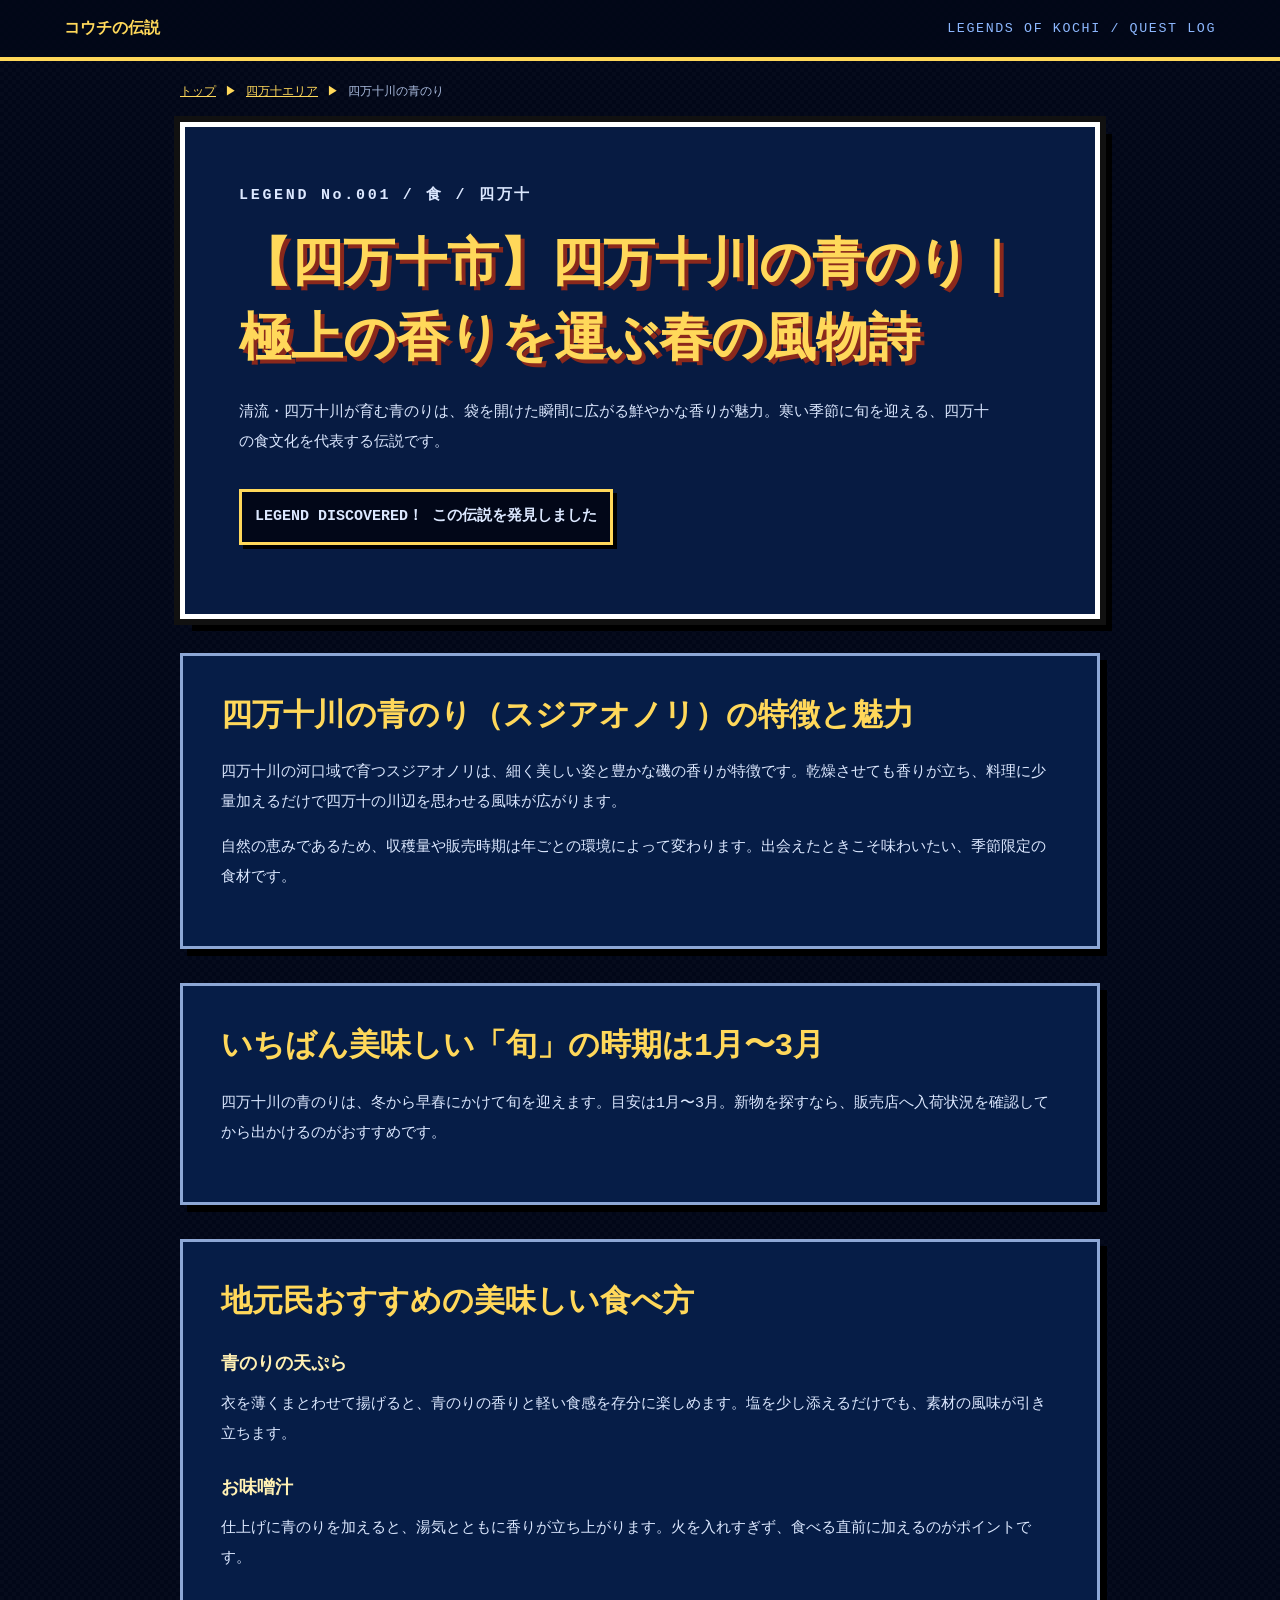
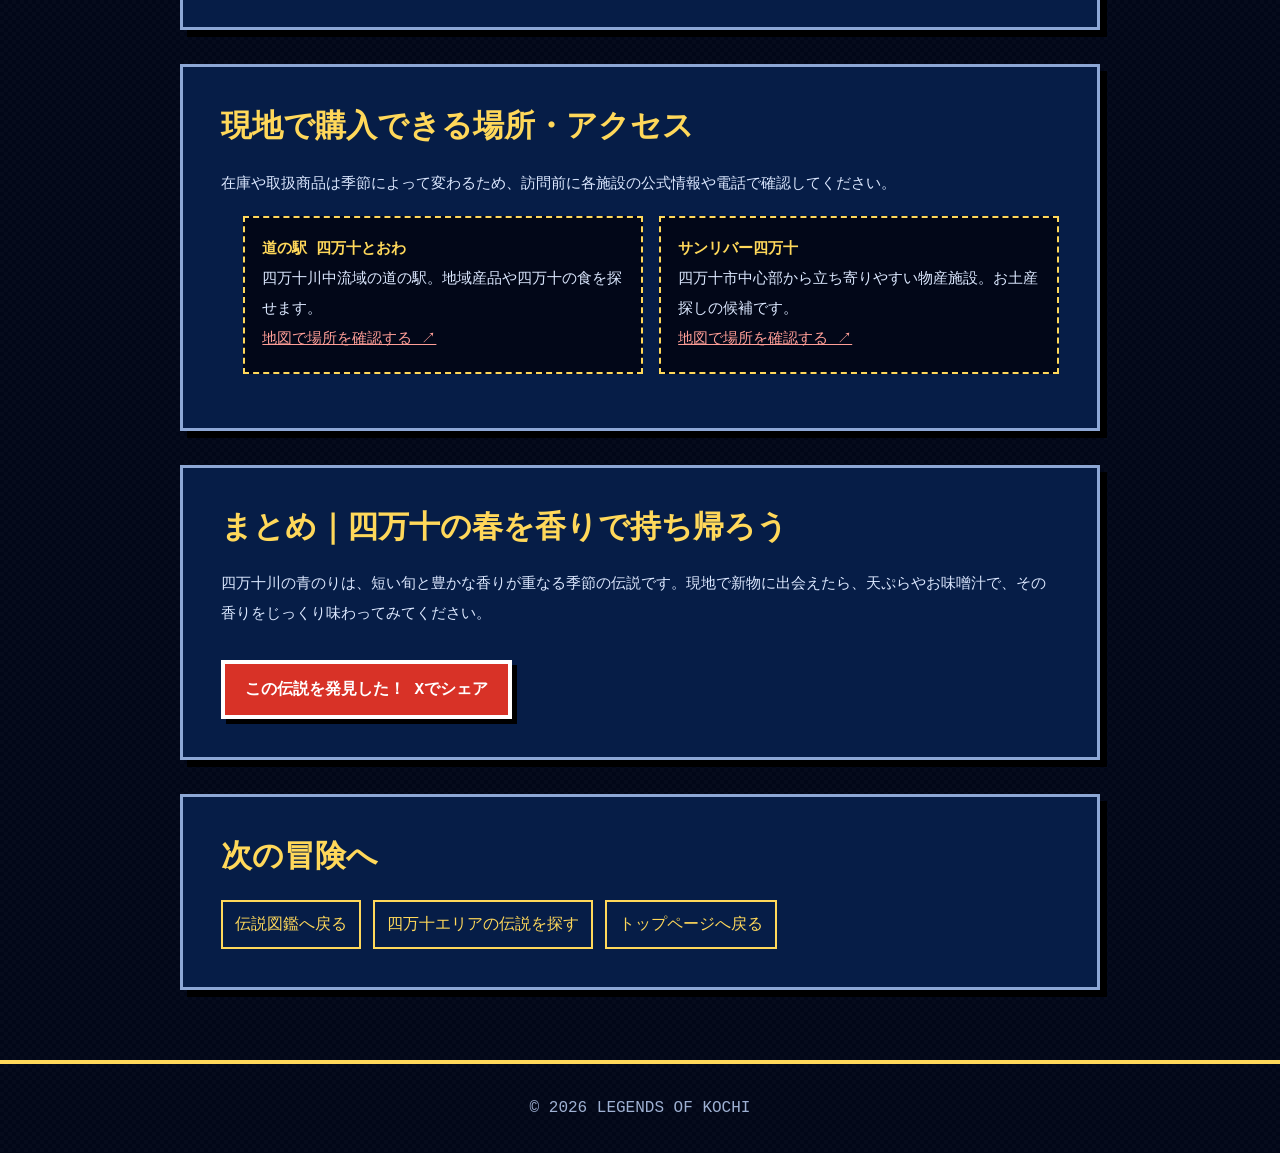
<file: legends/001-shimanto-aonori/index.html>
<!doctype html>
<html lang="ja">
<head>
  <meta charset="UTF-8">
  <meta name="viewport" content="width=device-width,initial-scale=1">
  <meta name="theme-color" content="#071b42">
  <title>【四万十市】四万十川の青のりとは？旬の時期・美味しい食べ方・おすすめのお土産を解説｜LEGEND No.001 - コウチの伝説</title>
  <meta name="description" content="高知県四万十市の冬から春を彩る四万十川の青のり（スジアオノリ）を紹介。香りや旬の時期、天ぷら・味噌汁など地元ならではの食べ方、道の駅四万十とおわやサンリバー四万十でのお土産探し、現地へのアクセス情報をまとめました。">
  <meta name="robots" content="index,follow,max-image-preview:large">
  <link rel="canonical" href="https://miyamotomegumi925-debug.github.io/kochi-densetsu/legends/001-shimanto-aonori/">
  <meta property="og:type" content="article">
  <meta property="og:locale" content="ja_JP">
  <meta property="og:site_name" content="コウチの伝説">
  <meta property="og:title" content="【四万十市】四万十川の青のり｜極上の香りを運ぶ春の風物詩">
  <meta property="og:description" content="四万十川の青のりの魅力、旬、地元の食べ方、購入できる場所を紹介します。">
  <meta property="og:image" content="https://miyamotomegumi925-debug.github.io/kochi-densetsu/kochi-title-screen.png">
  <meta property="og:url" content="https://miyamotomegumi925-debug.github.io/kochi-densetsu/legends/001-shimanto-aonori/">
  <meta name="twitter:card" content="summary_large_image">
  <link rel="stylesheet" href="../../src/legend-article.css?v=20260815-1">
  <script type="application/ld+json">{"@context":"https://schema.org","@type":"BreadcrumbList","itemListElement":[{"@type":"ListItem","position":1,"name":"コウチの伝説","item":"https://miyamotomegumi925-debug.github.io/kochi-densetsu/"},{"@type":"ListItem","position":2,"name":"四万十エリア","item":"https://miyamotomegumi925-debug.github.io/kochi-densetsu/#map"},{"@type":"ListItem","position":3,"name":"四万十川の青のり","item":"https://miyamotomegumi925-debug.github.io/kochi-densetsu/legends/001-shimanto-aonori/"}]}</script>
  <script type="application/ld+json">{"@context":"https://schema.org","@type":"Article","headline":"【四万十市】四万十川の青のり｜極上の香りを運ぶ春の風物詩","description":"四万十川の青のりの特徴、旬、食べ方、お土産を紹介する記事","inLanguage":"ja","image":"https://miyamotomegumi925-debug.github.io/kochi-densetsu/kochi-title-screen.png","mainEntityOfPage":"https://miyamotomegumi925-debug.github.io/kochi-densetsu/legends/001-shimanto-aonori/","publisher":{"@type":"Organization","name":"コウチの伝説"},"about":{"@type":"Thing","name":"四万十川の青のり"}}</script>
</head>
<body>
  <nav class="article-nav" aria-label="記事ナビゲーション"><a href="../../index.html">コウチの伝説</a><small>LEGENDS OF KOCHI / QUEST LOG</small></nav>
  <nav class="legend-breadcrumb" aria-label="パンくずリスト"><ol><li><a href="../../index.html">トップ</a></li><li><a href="../../index.html#map">四万十エリア</a></li><li aria-current="page">四万十川の青のり</li></ol></nav>

  <main>
    <article class="legend-article" data-legend-page data-legend-id="001" data-legend-area="四万十">
      <header class="legend-article-header">
        <p class="legend-number">LEGEND No.001 / 食 / 四万十</p>
        <h1>【四万十市】四万十川の青のり｜極上の香りを運ぶ春の風物詩</h1>
        <p class="legend-lead">清流・四万十川が育む青のりは、袋を開けた瞬間に広がる鮮やかな香りが魅力。寒い季節に旬を迎える、四万十の食文化を代表する伝説です。</p>
        <p id="article-discovery-status" class="article-status" role="status" aria-live="polite">DISCOVERED ✓ 発見済み</p>
      </header>

      <section aria-labelledby="feature-title">
        <h2 id="feature-title">四万十川の青のり（スジアオノリ）の特徴と魅力</h2>
        <p>四万十川の河口域で育つスジアオノリは、細く美しい姿と豊かな磯の香りが特徴です。乾燥させても香りが立ち、料理に少量加えるだけで四万十の川辺を思わせる風味が広がります。</p>
        <p>自然の恵みであるため、収穫量や販売時期は年ごとの環境によって変わります。出会えたときこそ味わいたい、季節限定の食材です。</p>
      </section>

      <section aria-labelledby="season-title">
        <h2 id="season-title">いちばん美味しい「旬」の時期は1月〜3月</h2>
        <p>四万十川の青のりは、冬から早春にかけて旬を迎えます。目安は1月〜3月。新物を探すなら、販売店へ入荷状況を確認してから出かけるのがおすすめです。</p>
      </section>

      <section aria-labelledby="eat-title">
        <h2 id="eat-title">地元民おすすめの美味しい食べ方</h2>
        <h3>青のりの天ぷら</h3>
        <p>衣を薄くまとわせて揚げると、青のりの香りと軽い食感を存分に楽しめます。塩を少し添えるだけでも、素材の風味が引き立ちます。</p>
        <h3>お味噌汁</h3>
        <p>仕上げに青のりを加えると、湯気とともに香りが立ち上がります。火を入れすぎず、食べる直前に加えるのがポイントです。</p>
      </section>

      <section aria-labelledby="access-title">
        <h2 id="access-title">現地で購入できる場所・アクセス</h2>
        <p>在庫や取扱商品は季節によって変わるため、訪問前に各施設の公式情報や電話で確認してください。</p>
        <ul class="spot-list">
          <li><strong>道の駅 四万十とおわ</strong>四万十川中流域の道の駅。地域産品や四万十の食を探せます。<br><a href="https://www.google.com/maps/search/?api=1&amp;query=道の駅+四万十とおわ" target="_blank" rel="noopener">地図で場所を確認する ↗</a></li>
          <li><strong>サンリバー四万十</strong>四万十市中心部から立ち寄りやすい物産施設。お土産探しの候補です。<br><a href="https://www.google.com/maps/search/?api=1&amp;query=サンリバー四万十" target="_blank" rel="noopener">地図で場所を確認する ↗</a></li>
        </ul>
      </section>

      <section aria-labelledby="summary-title">
        <h2 id="summary-title">まとめ｜四万十の春を香りで持ち帰ろう</h2>
        <p>四万十川の青のりは、短い旬と豊かな香りが重なる季節の伝説です。現地で新物に出会えたら、天ぷらやお味噌汁で、その香りをじっくり味わってみてください。</p>
        <a id="share-on-x" class="share-button" href="https://twitter.com/intent/tweet?text=四万十川の青のりの伝説を発見した！&amp;url=https%3A%2F%2Fmiyamotomegumi925-debug.github.io%2Fkochi-densetsu%2Flegends%2F001-shimanto-aonori%2F" target="_blank" rel="noopener">この伝説を発見した！ Xでシェア</a>
      </section>

      <section aria-labelledby="next-title">
        <h2 id="next-title">次の冒険へ</h2>
        <div class="related-links"><a href="../../index.html#zukan">伝説図鑑へ戻る</a><a href="../../index.html#map">四万十エリアの伝説を探す</a><a href="../../index.html">トップページへ戻る</a></div>
      </section>
    </article>
  </main>
  <footer class="article-footer">© 2026 LEGENDS OF KOCHI</footer>
  <script src="../../src/legend-page.js?v=20260815-1" defer></script>
</body>
</html>
</file>
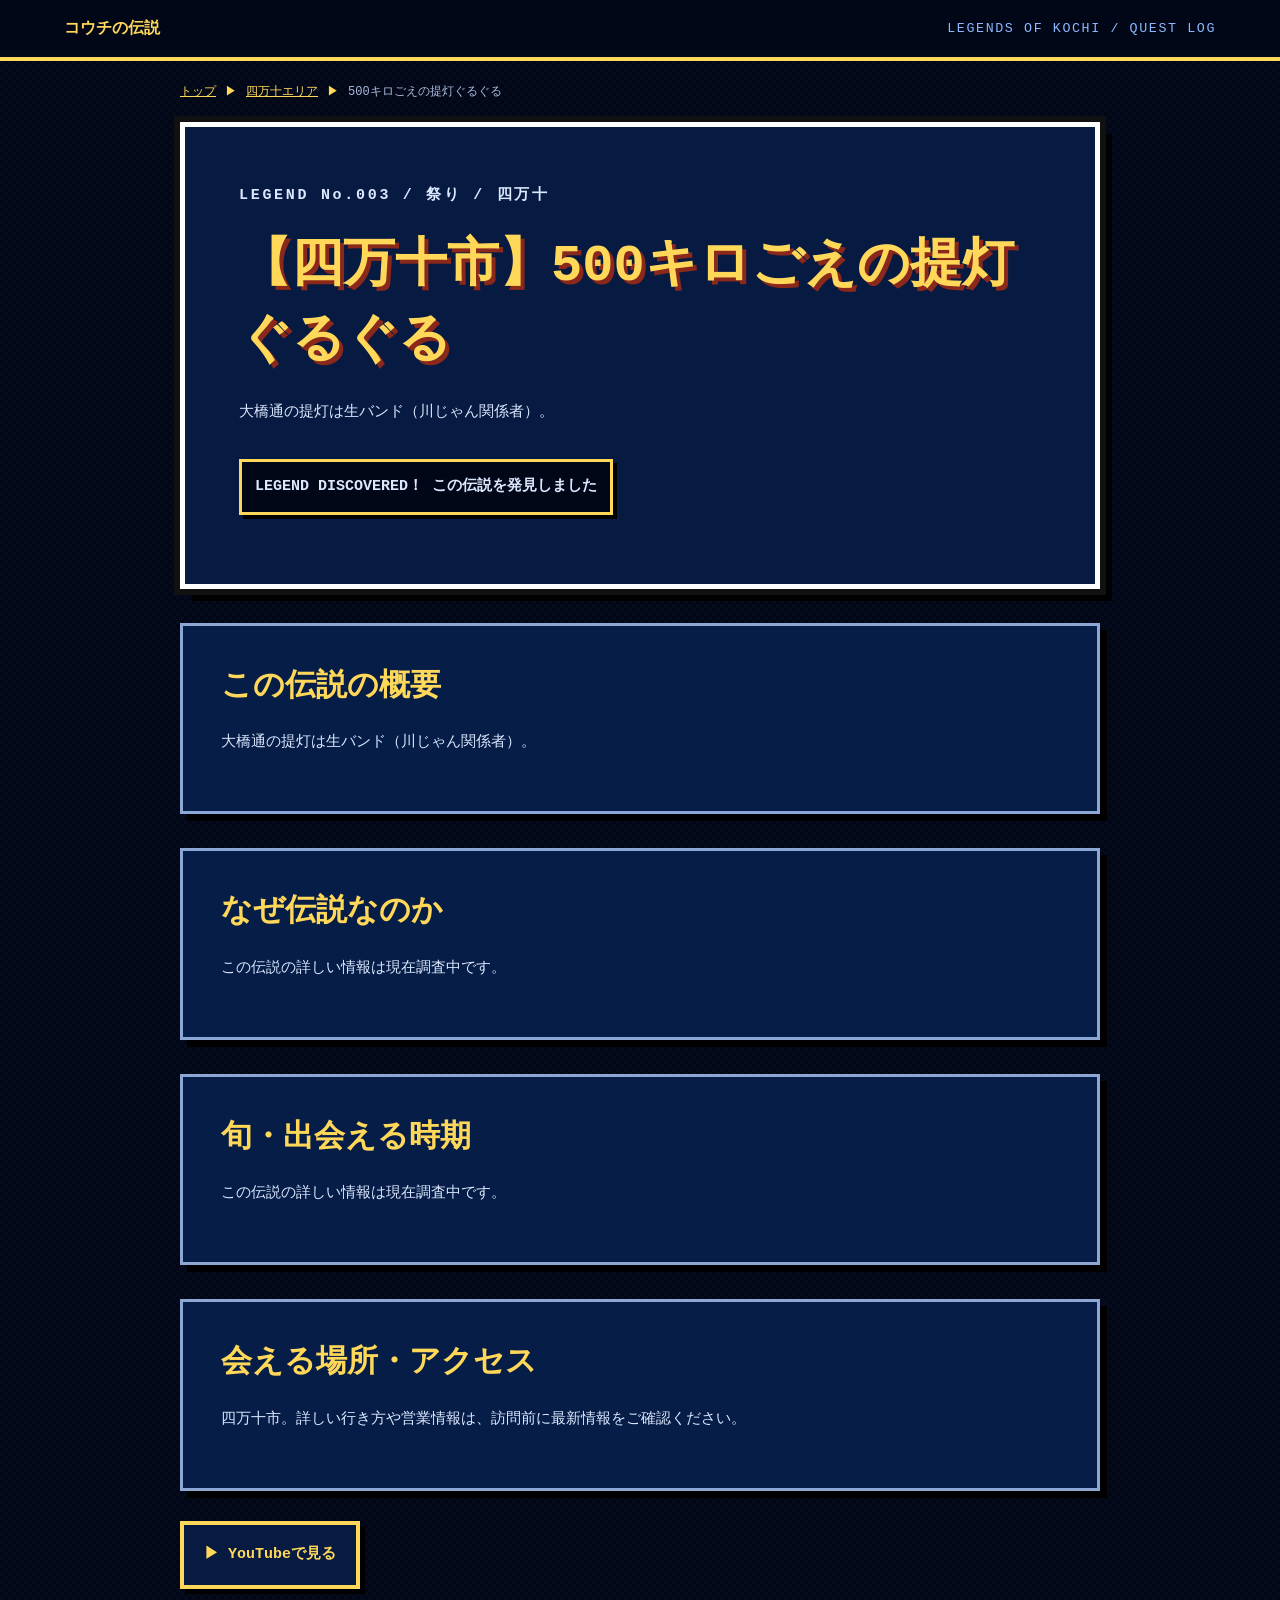
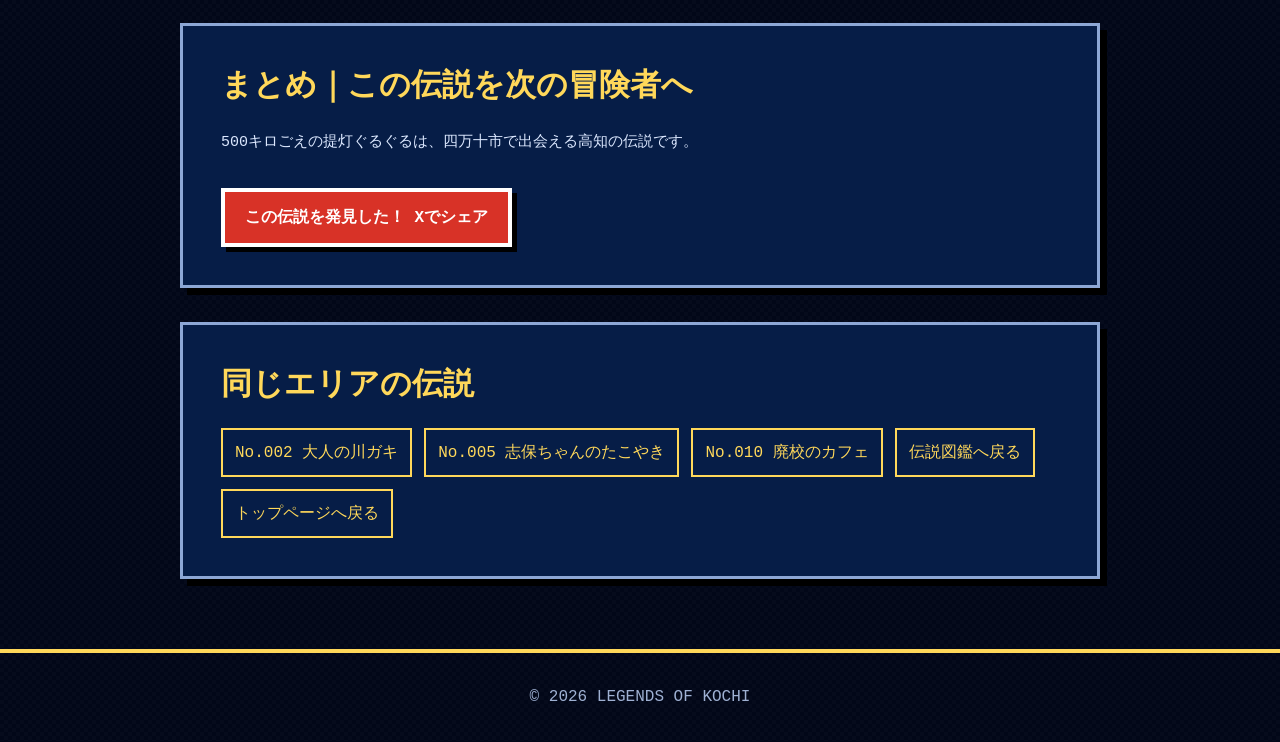
<file: legends/003-lantern-dance/index.html>
<!doctype html><html lang="ja"><head><meta charset="UTF-8"><meta name="viewport" content="width=device-width,initial-scale=1"><meta name="theme-color" content="#071b42">
<title>【四万十市】500キロごえの提灯ぐるぐる｜祭り・四万十 - コウチの伝説</title><meta name="description" content="四万十市の「500キロごえの提灯ぐるぐる」を紹介。大橋通の提灯は生バンド（川じゃん関係者）。 高知の人・文化・食・風景・祭りを伝説として集める冒険メディア「コウチの伝説」の記録です。"><meta name="robots" content="index,follow,max-image-preview:large"><link rel="canonical" href="https://miyamotomegumi925-debug.github.io/kochi-densetsu/legends/003-lantern-dance/">
<meta property="og:type" content="article"><meta property="og:locale" content="ja_JP"><meta property="og:site_name" content="コウチの伝説"><meta property="og:title" content="【四万十市】500キロごえの提灯ぐるぐる｜コウチの伝説"><meta property="og:description" content="四万十市の「500キロごえの提灯ぐるぐる」を紹介。大橋通の提灯は生バンド（川じゃん関係者）。 高知の人・文化・食・風景・祭りを伝説として集める冒険メディア「コウチの伝説」の記録です。"><meta property="og:image" content="https://miyamotomegumi925-debug.github.io/kochi-densetsu/kochi-title-screen.png"><meta property="og:url" content="https://miyamotomegumi925-debug.github.io/kochi-densetsu/legends/003-lantern-dance/"><meta name="twitter:card" content="summary_large_image">
<link rel="stylesheet" href="../../src/legend-article.css?v=20260815-2"><link rel="stylesheet" href="../../src/legend-pages.css?v=20260815-2"><script type="application/ld+json">{"@context":"https://schema.org","@type":"BreadcrumbList","itemListElement":[{"@type":"ListItem","position":1,"name":"コウチの伝説","item":"https://miyamotomegumi925-debug.github.io/kochi-densetsu/"},{"@type":"ListItem","position":2,"name":"四万十エリア","item":"https://miyamotomegumi925-debug.github.io/kochi-densetsu/#map"},{"@type":"ListItem","position":3,"name":"500キロごえの提灯ぐるぐる","item":"https://miyamotomegumi925-debug.github.io/kochi-densetsu/legends/003-lantern-dance/"}]}</script><script type="application/ld+json">{"@context":"https://schema.org","@type":"Article","headline":"【四万十市】500キロごえの提灯ぐるぐる","description":"四万十市の「500キロごえの提灯ぐるぐる」を紹介。大橋通の提灯は生バンド（川じゃん関係者）。 高知の人・文化・食・風景・祭りを伝説として集める冒険メディア「コウチの伝説」の記録です。","inLanguage":"ja","image":"https://miyamotomegumi925-debug.github.io/kochi-densetsu/kochi-title-screen.png","mainEntityOfPage":"https://miyamotomegumi925-debug.github.io/kochi-densetsu/legends/003-lantern-dance/","publisher":{"@type":"Organization","name":"コウチの伝説"},"about":{"@type":"Thing","name":"500キロごえの提灯ぐるぐる"}}</script></head><body>
<nav class="article-nav" aria-label="記事ナビゲーション"><a href="../../index.html">コウチの伝説</a><small>LEGENDS OF KOCHI / QUEST LOG</small></nav><nav class="legend-breadcrumb" aria-label="パンくずリスト"><ol><li><a href="../../index.html">トップ</a></li><li><a href="../../index.html#map">四万十エリア</a></li><li aria-current="page">500キロごえの提灯ぐるぐる</li></ol></nav>
<main><article class="legend-article" data-legend-page data-legend-id="003" data-legend-record-id="c2054f9b-4a67-4d1b-a027-671b8c5d0234" data-legend-area="四万十"><header class="legend-article-header"><p class="legend-number">LEGEND No.003 / 祭り / 四万十</p><h1>【四万十市】500キロごえの提灯ぐるぐる</h1><p class="legend-lead">大橋通の提灯は生バンド（川じゃん関係者）。</p><p id="article-discovery-status" class="article-status" role="status" aria-live="polite">DISCOVERED ✓ 発見済み</p></header>
<section aria-labelledby="overview-title"><h2 id="overview-title">この伝説の概要</h2><p>大橋通の提灯は生バンド（川じゃん関係者）。</p></section><section aria-labelledby="reason-title"><h2 id="reason-title">なぜ伝説なのか</h2><p>この伝説の詳しい情報は現在調査中です。</p></section><section aria-labelledby="season-title"><h2 id="season-title">旬・出会える時期</h2><p>この伝説の詳しい情報は現在調査中です。</p></section><section aria-labelledby="access-title"><h2 id="access-title">会える場所・アクセス</h2><p>四万十市。詳しい行き方や営業情報は、訪問前に最新情報をご確認ください。</p></section>
<p><a class="share-button secondary" href="https://www.youtube.com/watch?v=gro7S3Qf9_Y" target="_blank" rel="noopener noreferrer">▶ YouTubeで見る</a></p><section aria-labelledby="summary-title"><h2 id="summary-title">まとめ｜この伝説を次の冒険者へ</h2><p>500キロごえの提灯ぐるぐるは、四万十市で出会える高知の伝説です。</p><a id="share-on-x" class="share-button" href="https://twitter.com/intent/tweet" target="_blank" rel="noopener">この伝説を発見した！ Xでシェア</a></section>
<section aria-labelledby="next-title"><h2 id="next-title">同じエリアの伝説</h2><div class="related-links"><a href="../002-adult-kawagaki/">No.002 大人の川ガキ</a><a href="../005-shiho-takoyaki/">No.005 志保ちゃんのたこやき</a><a href="../010-closed-school-cafe/">No.010 廃校のカフェ</a><a href="../../index.html#zukan">伝説図鑑へ戻る</a><a href="../../index.html">トップページへ戻る</a></div></section></article></main><footer class="article-footer">© 2026 LEGENDS OF KOCHI</footer><script src="../../src/legend-page.js?v=20260815-3" defer></script></body></html>
</file>
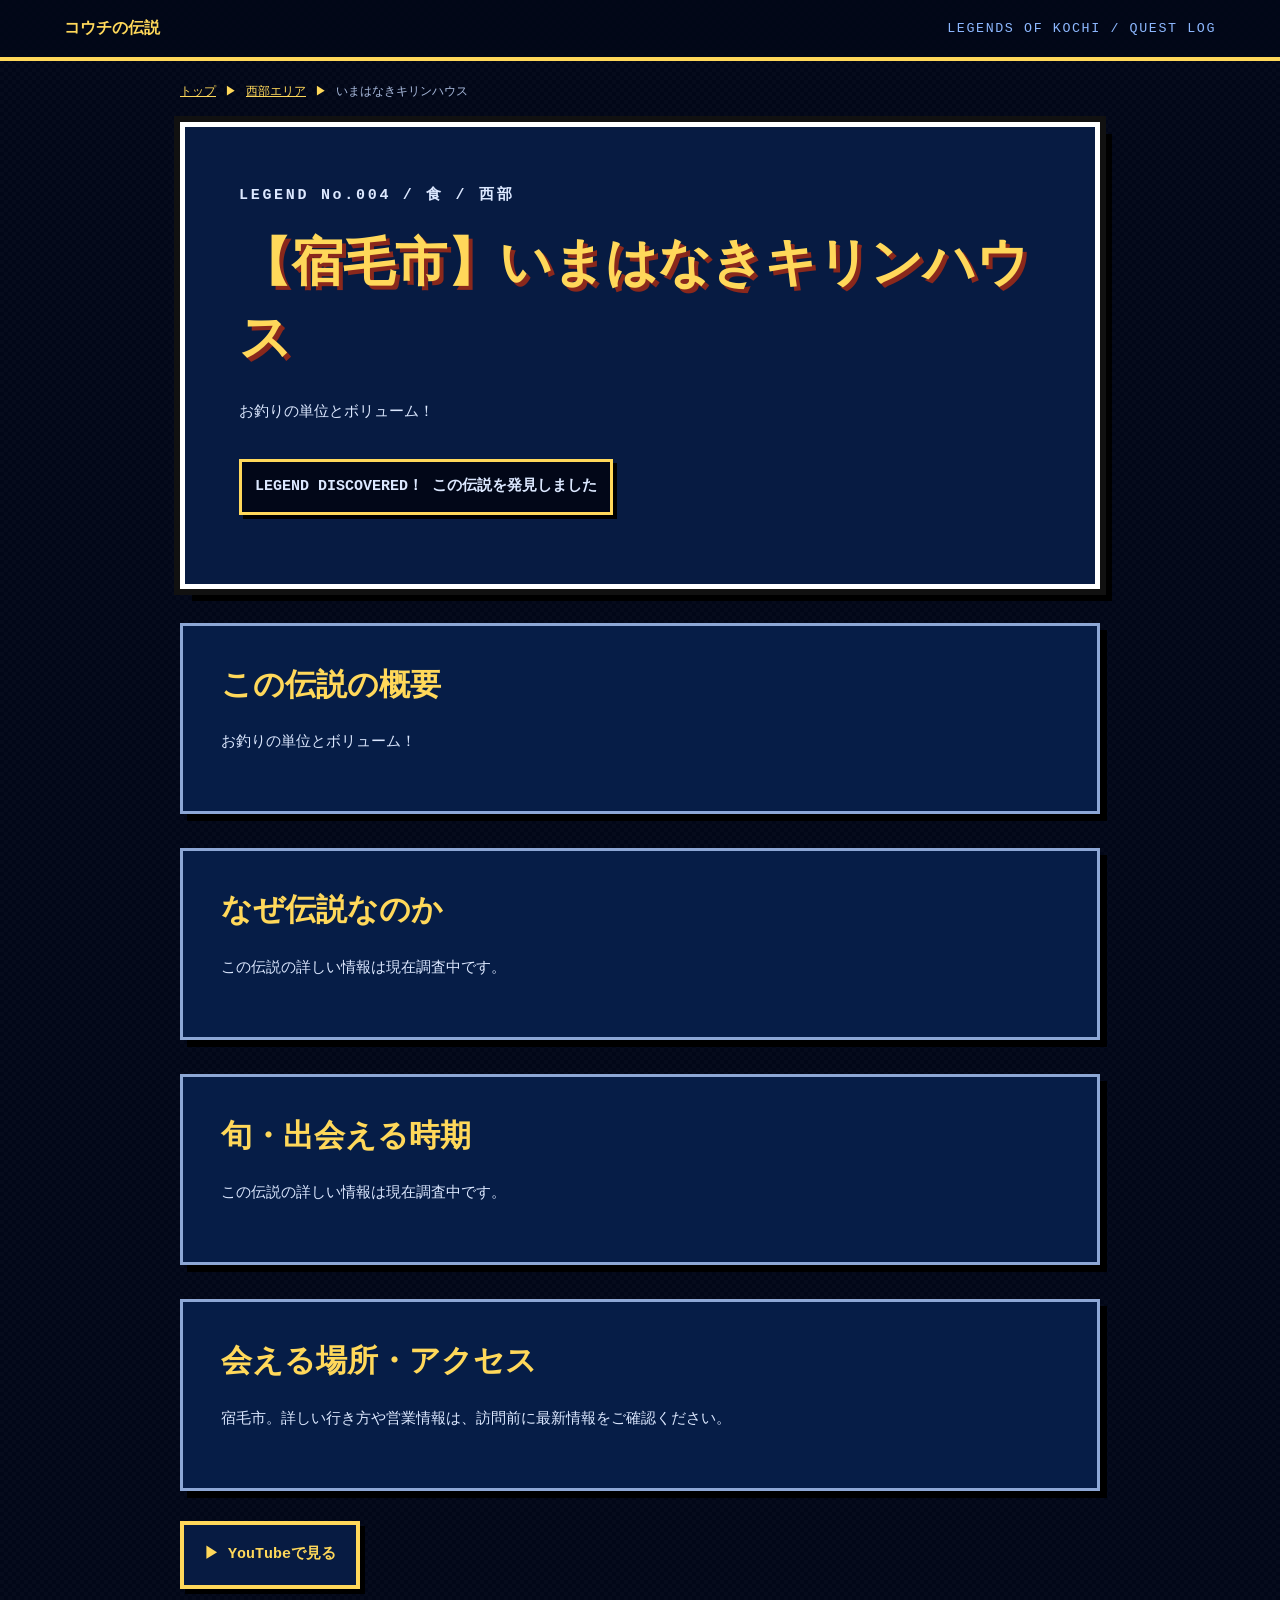
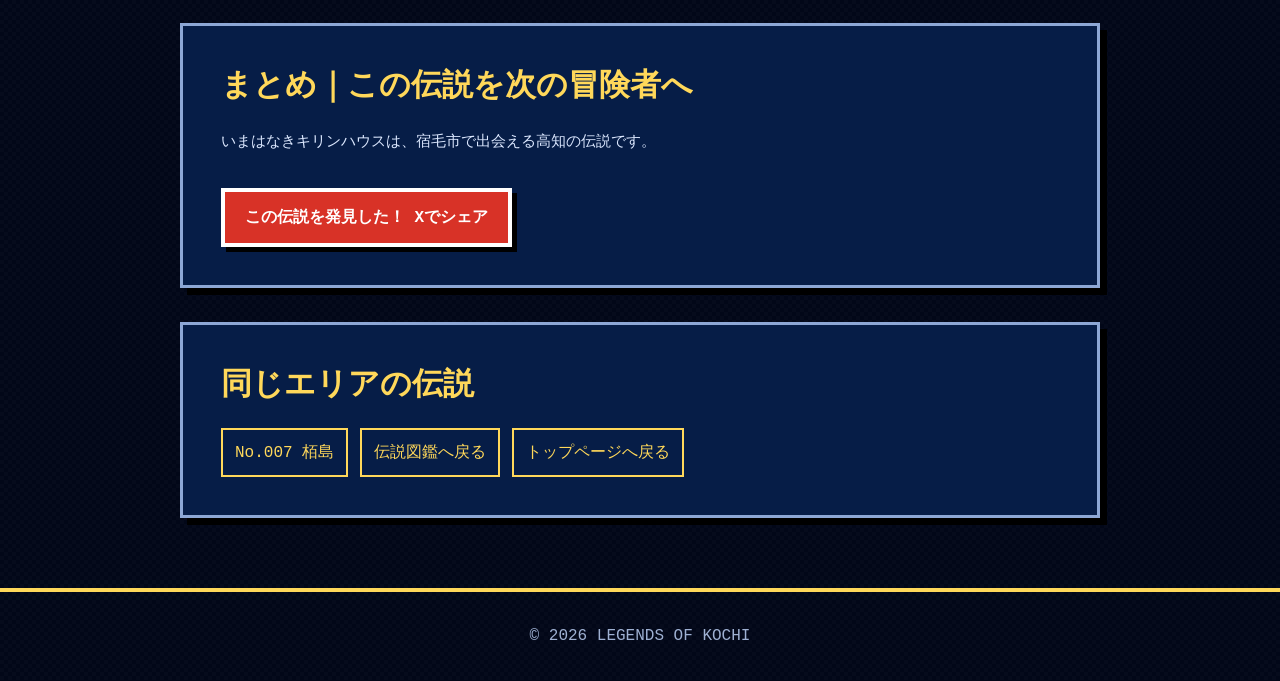
<file: legends/004-kirin-house/index.html>
<!doctype html><html lang="ja"><head><meta charset="UTF-8"><meta name="viewport" content="width=device-width,initial-scale=1"><meta name="theme-color" content="#071b42">
<title>【宿毛市】いまはなきキリンハウス｜食・西部 - コウチの伝説</title><meta name="description" content="宿毛市の「いまはなきキリンハウス」を紹介。お釣りの単位とボリューム！ 高知の人・文化・食・風景・祭りを伝説として集める冒険メディア「コウチの伝説」の記録です。"><meta name="robots" content="index,follow,max-image-preview:large"><link rel="canonical" href="https://miyamotomegumi925-debug.github.io/kochi-densetsu/legends/004-kirin-house/">
<meta property="og:type" content="article"><meta property="og:locale" content="ja_JP"><meta property="og:site_name" content="コウチの伝説"><meta property="og:title" content="【宿毛市】いまはなきキリンハウス｜コウチの伝説"><meta property="og:description" content="宿毛市の「いまはなきキリンハウス」を紹介。お釣りの単位とボリューム！ 高知の人・文化・食・風景・祭りを伝説として集める冒険メディア「コウチの伝説」の記録です。"><meta property="og:image" content="https://miyamotomegumi925-debug.github.io/kochi-densetsu/kochi-title-screen.png"><meta property="og:url" content="https://miyamotomegumi925-debug.github.io/kochi-densetsu/legends/004-kirin-house/"><meta name="twitter:card" content="summary_large_image">
<link rel="stylesheet" href="../../src/legend-article.css?v=20260815-2"><link rel="stylesheet" href="../../src/legend-pages.css?v=20260815-2"><script type="application/ld+json">{"@context":"https://schema.org","@type":"BreadcrumbList","itemListElement":[{"@type":"ListItem","position":1,"name":"コウチの伝説","item":"https://miyamotomegumi925-debug.github.io/kochi-densetsu/"},{"@type":"ListItem","position":2,"name":"西部エリア","item":"https://miyamotomegumi925-debug.github.io/kochi-densetsu/#map"},{"@type":"ListItem","position":3,"name":"いまはなきキリンハウス","item":"https://miyamotomegumi925-debug.github.io/kochi-densetsu/legends/004-kirin-house/"}]}</script><script type="application/ld+json">{"@context":"https://schema.org","@type":"Article","headline":"【宿毛市】いまはなきキリンハウス","description":"宿毛市の「いまはなきキリンハウス」を紹介。お釣りの単位とボリューム！ 高知の人・文化・食・風景・祭りを伝説として集める冒険メディア「コウチの伝説」の記録です。","inLanguage":"ja","image":"https://miyamotomegumi925-debug.github.io/kochi-densetsu/kochi-title-screen.png","mainEntityOfPage":"https://miyamotomegumi925-debug.github.io/kochi-densetsu/legends/004-kirin-house/","publisher":{"@type":"Organization","name":"コウチの伝説"},"about":{"@type":"Thing","name":"いまはなきキリンハウス"}}</script></head><body>
<nav class="article-nav" aria-label="記事ナビゲーション"><a href="../../index.html">コウチの伝説</a><small>LEGENDS OF KOCHI / QUEST LOG</small></nav><nav class="legend-breadcrumb" aria-label="パンくずリスト"><ol><li><a href="../../index.html">トップ</a></li><li><a href="../../index.html#map">西部エリア</a></li><li aria-current="page">いまはなきキリンハウス</li></ol></nav>
<main><article class="legend-article" data-legend-page data-legend-id="004" data-legend-record-id="5167bdec-cef2-4e0f-87a3-282e0e542515" data-legend-area="西部"><header class="legend-article-header"><p class="legend-number">LEGEND No.004 / 食 / 西部</p><h1>【宿毛市】いまはなきキリンハウス</h1><p class="legend-lead">お釣りの単位とボリューム！</p><p id="article-discovery-status" class="article-status" role="status" aria-live="polite">DISCOVERED ✓ 発見済み</p></header>
<section aria-labelledby="overview-title"><h2 id="overview-title">この伝説の概要</h2><p>お釣りの単位とボリューム！</p></section><section aria-labelledby="reason-title"><h2 id="reason-title">なぜ伝説なのか</h2><p>この伝説の詳しい情報は現在調査中です。</p></section><section aria-labelledby="season-title"><h2 id="season-title">旬・出会える時期</h2><p>この伝説の詳しい情報は現在調査中です。</p></section><section aria-labelledby="access-title"><h2 id="access-title">会える場所・アクセス</h2><p>宿毛市。詳しい行き方や営業情報は、訪問前に最新情報をご確認ください。</p></section>
<p><a class="share-button secondary" href="https://www.youtube.com/watch?v=rdEKcwhF3Bc" target="_blank" rel="noopener noreferrer">▶ YouTubeで見る</a></p><section aria-labelledby="summary-title"><h2 id="summary-title">まとめ｜この伝説を次の冒険者へ</h2><p>いまはなきキリンハウスは、宿毛市で出会える高知の伝説です。</p><a id="share-on-x" class="share-button" href="https://twitter.com/intent/tweet" target="_blank" rel="noopener">この伝説を発見した！ Xでシェア</a></section>
<section aria-labelledby="next-title"><h2 id="next-title">同じエリアの伝説</h2><div class="related-links"><a href="../007-kashiwajima/">No.007 栢島</a><a href="../../index.html#zukan">伝説図鑑へ戻る</a><a href="../../index.html">トップページへ戻る</a></div></section></article></main><footer class="article-footer">© 2026 LEGENDS OF KOCHI</footer><script src="../../src/legend-page.js?v=20260815-3" defer></script></body></html>
</file>
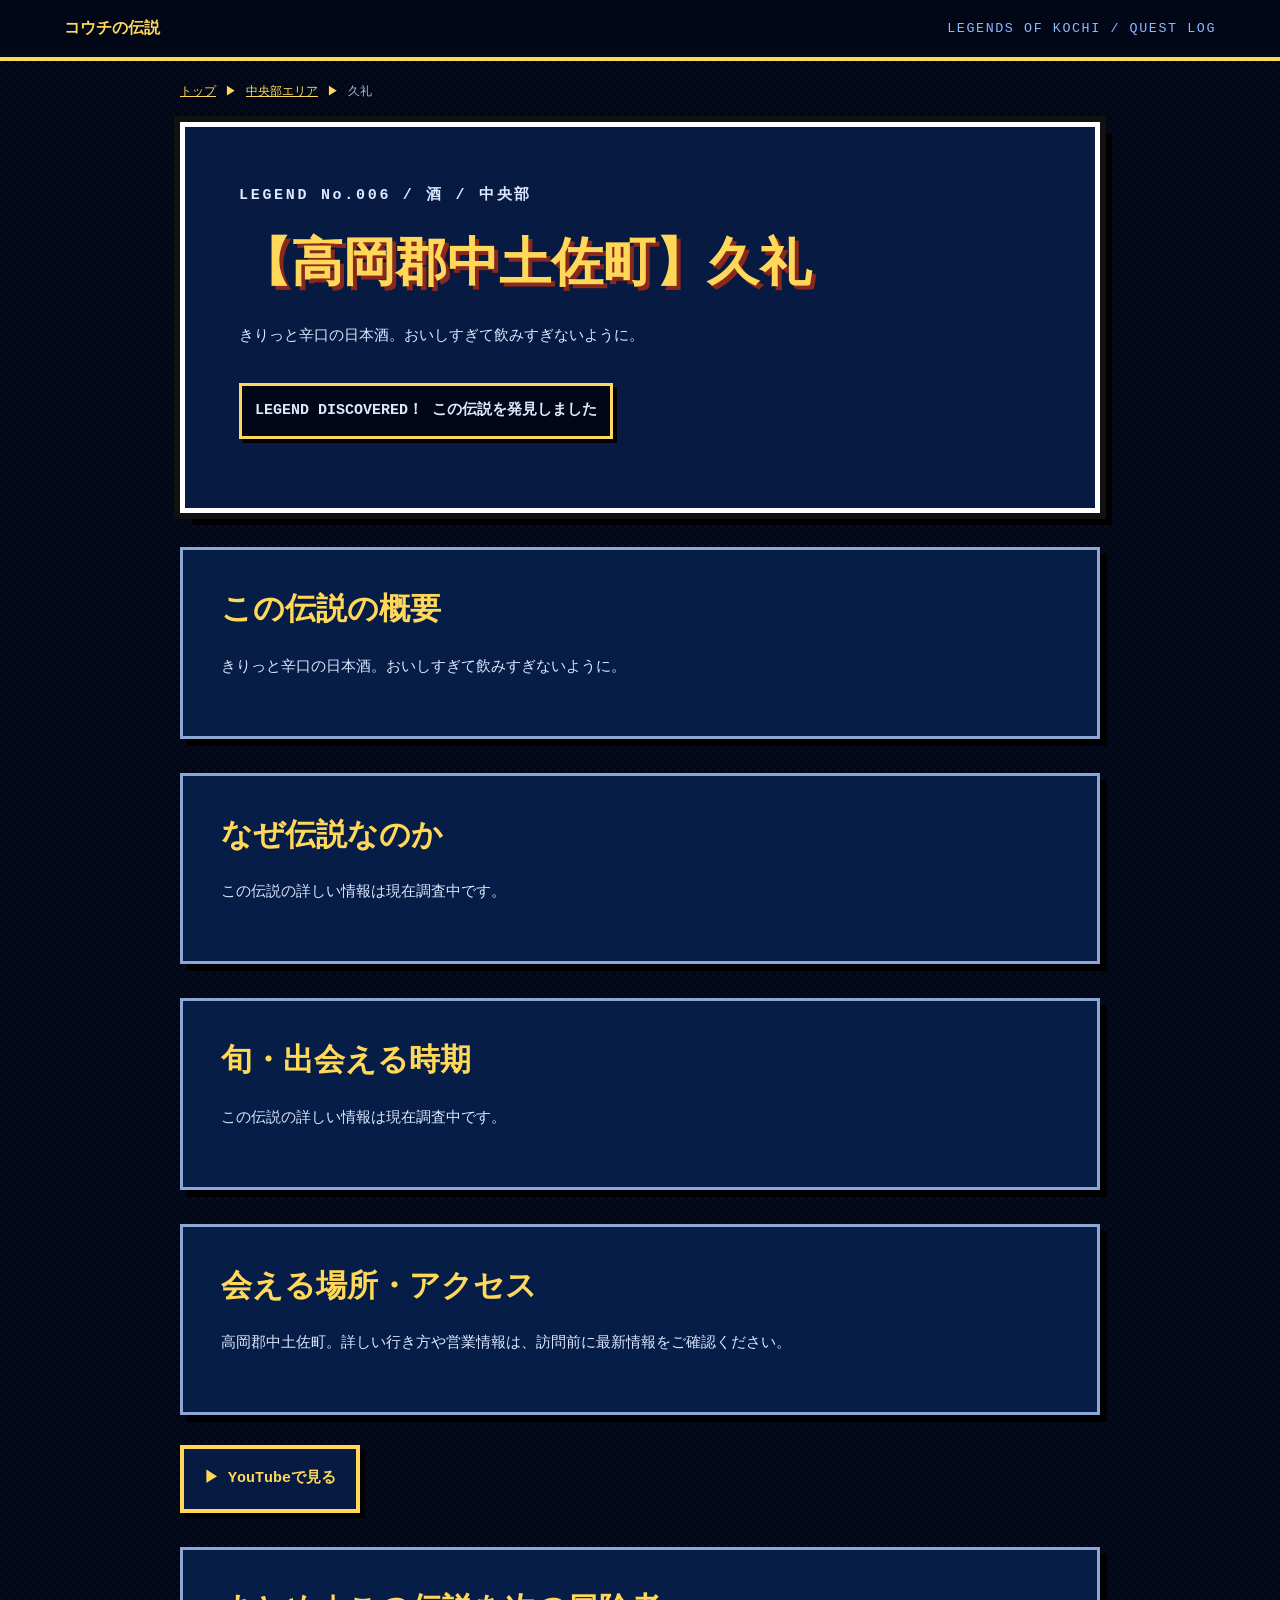
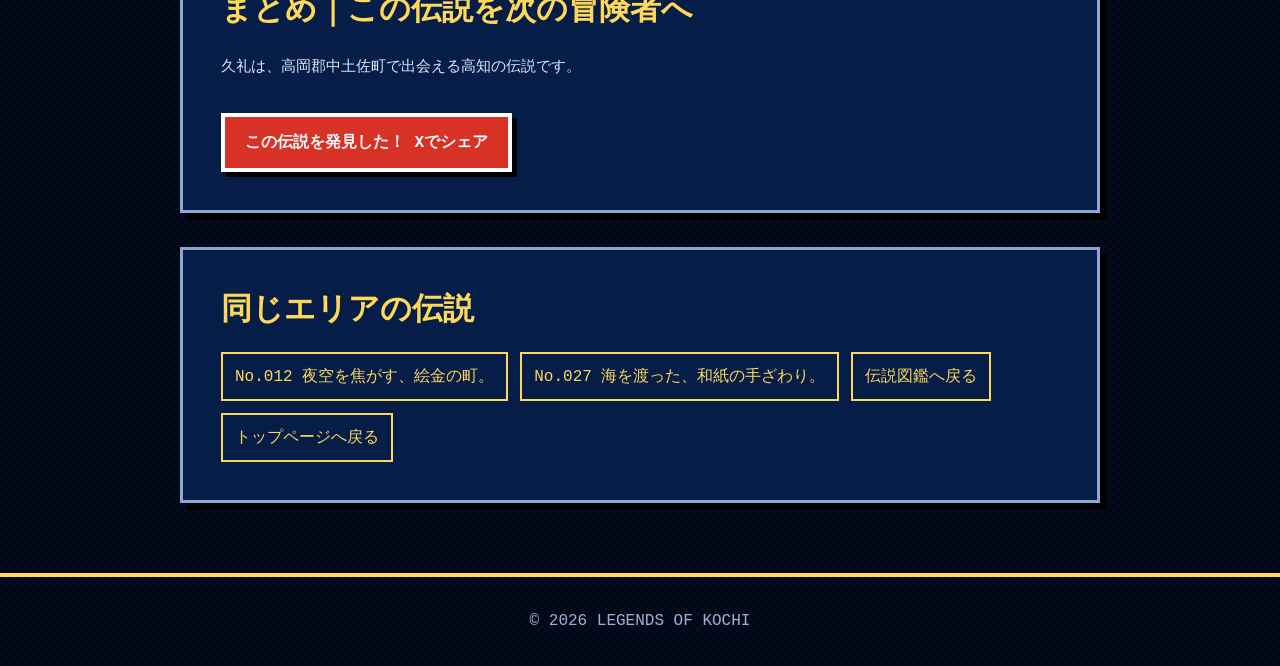
<file: legends/006-kure-sake/index.html>
<!doctype html><html lang="ja"><head><meta charset="UTF-8"><meta name="viewport" content="width=device-width,initial-scale=1"><meta name="theme-color" content="#071b42">
<title>【高岡郡中土佐町】久礼｜酒・中央部 - コウチの伝説</title><meta name="description" content="高岡郡中土佐町の「久礼」を紹介。きりっと辛口の日本酒。おいしすぎて飲みすぎないように。 高知の人・文化・食・風景・祭りを伝説として集める冒険メディア「コウチの伝説」の記録です。"><meta name="robots" content="index,follow,max-image-preview:large"><link rel="canonical" href="https://miyamotomegumi925-debug.github.io/kochi-densetsu/legends/006-kure-sake/">
<meta property="og:type" content="article"><meta property="og:locale" content="ja_JP"><meta property="og:site_name" content="コウチの伝説"><meta property="og:title" content="【高岡郡中土佐町】久礼｜コウチの伝説"><meta property="og:description" content="高岡郡中土佐町の「久礼」を紹介。きりっと辛口の日本酒。おいしすぎて飲みすぎないように。 高知の人・文化・食・風景・祭りを伝説として集める冒険メディア「コウチの伝説」の記録です。"><meta property="og:image" content="https://miyamotomegumi925-debug.github.io/kochi-densetsu/kochi-title-screen.png"><meta property="og:url" content="https://miyamotomegumi925-debug.github.io/kochi-densetsu/legends/006-kure-sake/"><meta name="twitter:card" content="summary_large_image">
<link rel="stylesheet" href="../../src/legend-article.css?v=20260815-2"><link rel="stylesheet" href="../../src/legend-pages.css?v=20260815-2"><script type="application/ld+json">{"@context":"https://schema.org","@type":"BreadcrumbList","itemListElement":[{"@type":"ListItem","position":1,"name":"コウチの伝説","item":"https://miyamotomegumi925-debug.github.io/kochi-densetsu/"},{"@type":"ListItem","position":2,"name":"中央部エリア","item":"https://miyamotomegumi925-debug.github.io/kochi-densetsu/#map"},{"@type":"ListItem","position":3,"name":"久礼","item":"https://miyamotomegumi925-debug.github.io/kochi-densetsu/legends/006-kure-sake/"}]}</script><script type="application/ld+json">{"@context":"https://schema.org","@type":"Article","headline":"【高岡郡中土佐町】久礼","description":"高岡郡中土佐町の「久礼」を紹介。きりっと辛口の日本酒。おいしすぎて飲みすぎないように。 高知の人・文化・食・風景・祭りを伝説として集める冒険メディア「コウチの伝説」の記録です。","inLanguage":"ja","image":"https://miyamotomegumi925-debug.github.io/kochi-densetsu/kochi-title-screen.png","mainEntityOfPage":"https://miyamotomegumi925-debug.github.io/kochi-densetsu/legends/006-kure-sake/","publisher":{"@type":"Organization","name":"コウチの伝説"},"about":{"@type":"Thing","name":"久礼"}}</script></head><body>
<nav class="article-nav" aria-label="記事ナビゲーション"><a href="../../index.html">コウチの伝説</a><small>LEGENDS OF KOCHI / QUEST LOG</small></nav><nav class="legend-breadcrumb" aria-label="パンくずリスト"><ol><li><a href="../../index.html">トップ</a></li><li><a href="../../index.html#map">中央部エリア</a></li><li aria-current="page">久礼</li></ol></nav>
<main><article class="legend-article" data-legend-page data-legend-id="006" data-legend-record-id="feb8a08c-fdbb-4d75-b9d9-aef33db2cc46" data-legend-area="中央部"><header class="legend-article-header"><p class="legend-number">LEGEND No.006 / 酒 / 中央部</p><h1>【高岡郡中土佐町】久礼</h1><p class="legend-lead">きりっと辛口の日本酒。おいしすぎて飲みすぎないように。</p><p id="article-discovery-status" class="article-status" role="status" aria-live="polite">DISCOVERED ✓ 発見済み</p></header>
<section aria-labelledby="overview-title"><h2 id="overview-title">この伝説の概要</h2><p>きりっと辛口の日本酒。おいしすぎて飲みすぎないように。</p></section><section aria-labelledby="reason-title"><h2 id="reason-title">なぜ伝説なのか</h2><p>この伝説の詳しい情報は現在調査中です。</p></section><section aria-labelledby="season-title"><h2 id="season-title">旬・出会える時期</h2><p>この伝説の詳しい情報は現在調査中です。</p></section><section aria-labelledby="access-title"><h2 id="access-title">会える場所・アクセス</h2><p>高岡郡中土佐町。詳しい行き方や営業情報は、訪問前に最新情報をご確認ください。</p></section>
<p><a class="share-button secondary" href="https://www.youtube.com/watch?v=xA0UogVBX2g" target="_blank" rel="noopener noreferrer">▶ YouTubeで見る</a></p><section aria-labelledby="summary-title"><h2 id="summary-title">まとめ｜この伝説を次の冒険者へ</h2><p>久礼は、高岡郡中土佐町で出会える高知の伝説です。</p><a id="share-on-x" class="share-button" href="https://twitter.com/intent/tweet" target="_blank" rel="noopener">この伝説を発見した！ Xでシェア</a></section>
<section aria-labelledby="next-title"><h2 id="next-title">同じエリアの伝説</h2><div class="related-links"><a href="../012-konan-ekin/">No.012 夜空を焦がす、絵金の町。</a><a href="../027-tosa-washi/">No.027 海を渡った、和紙の手ざわり。</a><a href="../../index.html#zukan">伝説図鑑へ戻る</a><a href="../../index.html">トップページへ戻る</a></div></section></article></main><footer class="article-footer">© 2026 LEGENDS OF KOCHI</footer><script src="../../src/legend-page.js?v=20260815-3" defer></script></body></html>
</file>
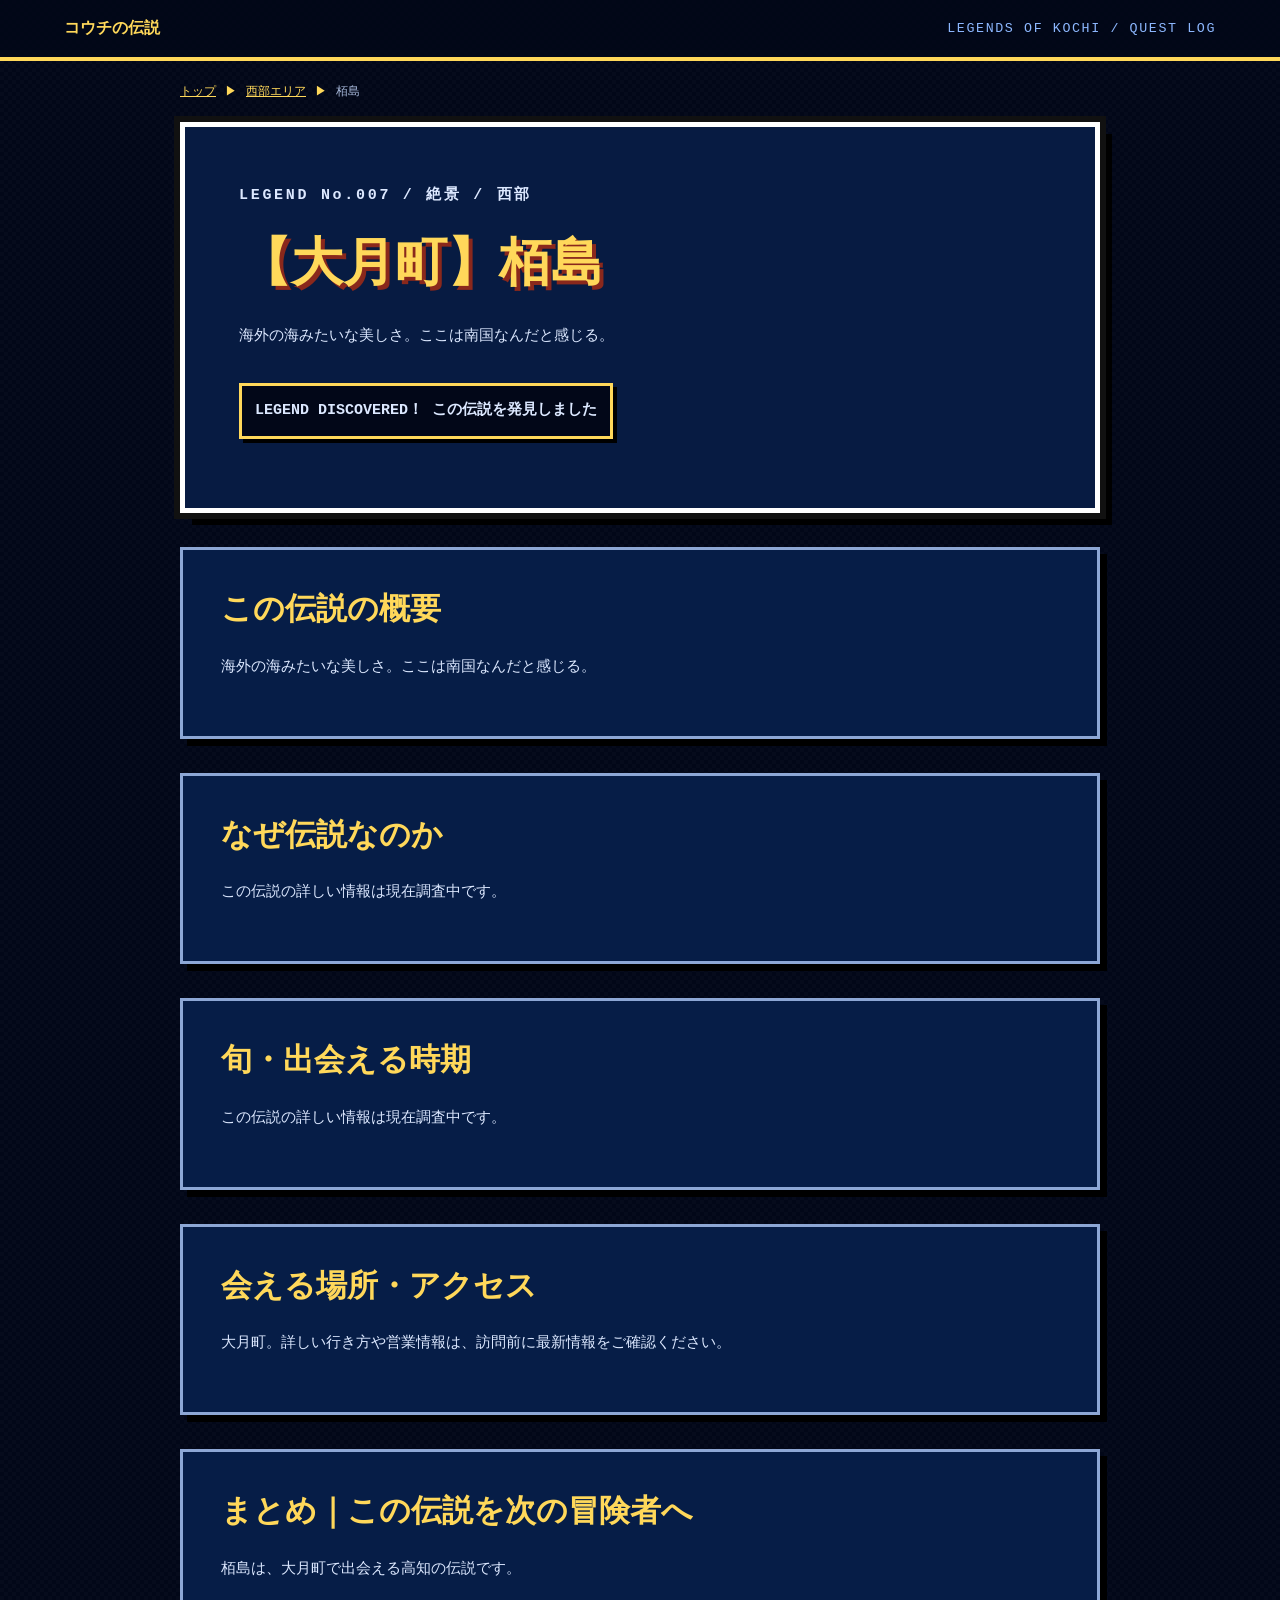
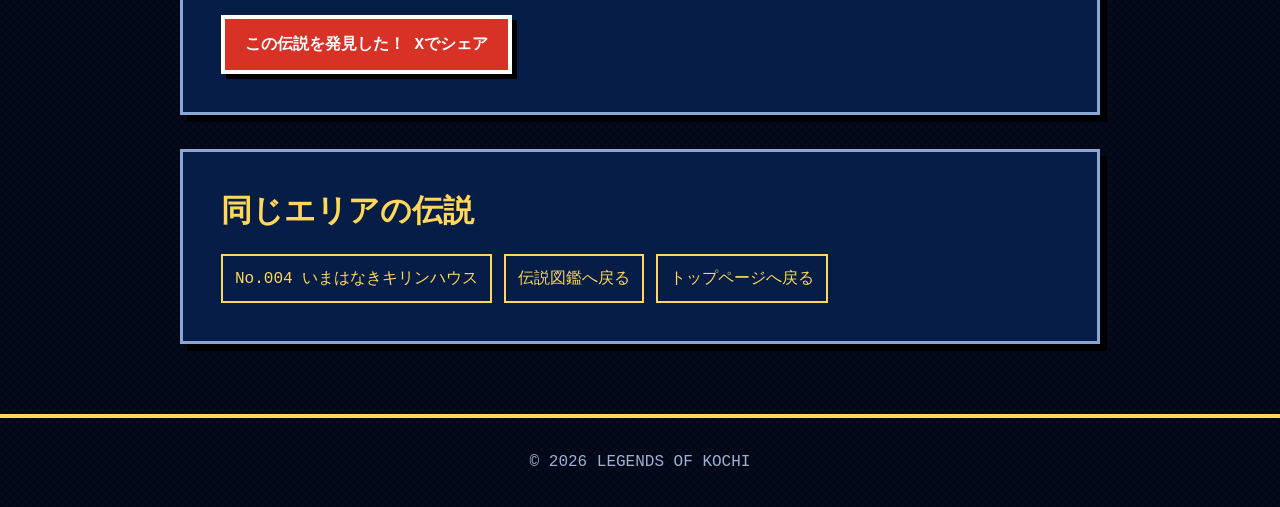
<file: legends/007-kashiwajima/index.html>
<!doctype html><html lang="ja"><head><meta charset="UTF-8"><meta name="viewport" content="width=device-width,initial-scale=1"><meta name="theme-color" content="#071b42">
<title>【大月町】栢島｜絶景・西部 - コウチの伝説</title><meta name="description" content="大月町の「栢島」を紹介。海外の海みたいな美しさ。ここは南国なんだと感じる。 高知の人・文化・食・風景・祭りを伝説として集める冒険メディア「コウチの伝説」の記録です。"><meta name="robots" content="index,follow,max-image-preview:large"><link rel="canonical" href="https://miyamotomegumi925-debug.github.io/kochi-densetsu/legends/007-kashiwajima/">
<meta property="og:type" content="article"><meta property="og:locale" content="ja_JP"><meta property="og:site_name" content="コウチの伝説"><meta property="og:title" content="【大月町】栢島｜コウチの伝説"><meta property="og:description" content="大月町の「栢島」を紹介。海外の海みたいな美しさ。ここは南国なんだと感じる。 高知の人・文化・食・風景・祭りを伝説として集める冒険メディア「コウチの伝説」の記録です。"><meta property="og:image" content="https://miyamotomegumi925-debug.github.io/kochi-densetsu/kochi-title-screen.png"><meta property="og:url" content="https://miyamotomegumi925-debug.github.io/kochi-densetsu/legends/007-kashiwajima/"><meta name="twitter:card" content="summary_large_image">
<link rel="stylesheet" href="../../src/legend-article.css?v=20260815-2"><link rel="stylesheet" href="../../src/legend-pages.css?v=20260815-2"><script type="application/ld+json">{"@context":"https://schema.org","@type":"BreadcrumbList","itemListElement":[{"@type":"ListItem","position":1,"name":"コウチの伝説","item":"https://miyamotomegumi925-debug.github.io/kochi-densetsu/"},{"@type":"ListItem","position":2,"name":"西部エリア","item":"https://miyamotomegumi925-debug.github.io/kochi-densetsu/#map"},{"@type":"ListItem","position":3,"name":"栢島","item":"https://miyamotomegumi925-debug.github.io/kochi-densetsu/legends/007-kashiwajima/"}]}</script><script type="application/ld+json">{"@context":"https://schema.org","@type":"Article","headline":"【大月町】栢島","description":"大月町の「栢島」を紹介。海外の海みたいな美しさ。ここは南国なんだと感じる。 高知の人・文化・食・風景・祭りを伝説として集める冒険メディア「コウチの伝説」の記録です。","inLanguage":"ja","image":"https://miyamotomegumi925-debug.github.io/kochi-densetsu/kochi-title-screen.png","mainEntityOfPage":"https://miyamotomegumi925-debug.github.io/kochi-densetsu/legends/007-kashiwajima/","publisher":{"@type":"Organization","name":"コウチの伝説"},"about":{"@type":"Thing","name":"栢島"}}</script></head><body>
<nav class="article-nav" aria-label="記事ナビゲーション"><a href="../../index.html">コウチの伝説</a><small>LEGENDS OF KOCHI / QUEST LOG</small></nav><nav class="legend-breadcrumb" aria-label="パンくずリスト"><ol><li><a href="../../index.html">トップ</a></li><li><a href="../../index.html#map">西部エリア</a></li><li aria-current="page">栢島</li></ol></nav>
<main><article class="legend-article" data-legend-page data-legend-id="007" data-legend-record-id="7a363d47-19d9-487e-a8e0-21b2f4cba557" data-legend-area="西部"><header class="legend-article-header"><p class="legend-number">LEGEND No.007 / 絶景 / 西部</p><h1>【大月町】栢島</h1><p class="legend-lead">海外の海みたいな美しさ。ここは南国なんだと感じる。</p><p id="article-discovery-status" class="article-status" role="status" aria-live="polite">DISCOVERED ✓ 発見済み</p></header>
<section aria-labelledby="overview-title"><h2 id="overview-title">この伝説の概要</h2><p>海外の海みたいな美しさ。ここは南国なんだと感じる。</p></section><section aria-labelledby="reason-title"><h2 id="reason-title">なぜ伝説なのか</h2><p>この伝説の詳しい情報は現在調査中です。</p></section><section aria-labelledby="season-title"><h2 id="season-title">旬・出会える時期</h2><p>この伝説の詳しい情報は現在調査中です。</p></section><section aria-labelledby="access-title"><h2 id="access-title">会える場所・アクセス</h2><p>大月町。詳しい行き方や営業情報は、訪問前に最新情報をご確認ください。</p></section>
<section aria-labelledby="summary-title"><h2 id="summary-title">まとめ｜この伝説を次の冒険者へ</h2><p>栢島は、大月町で出会える高知の伝説です。</p><a id="share-on-x" class="share-button" href="https://twitter.com/intent/tweet" target="_blank" rel="noopener">この伝説を発見した！ Xでシェア</a></section>
<section aria-labelledby="next-title"><h2 id="next-title">同じエリアの伝説</h2><div class="related-links"><a href="../004-kirin-house/">No.004 いまはなきキリンハウス</a><a href="../../index.html#zukan">伝説図鑑へ戻る</a><a href="../../index.html">トップページへ戻る</a></div></section></article></main><footer class="article-footer">© 2026 LEGENDS OF KOCHI</footer><script src="../../src/legend-page.js?v=20260815-3" defer></script></body></html>
</file>
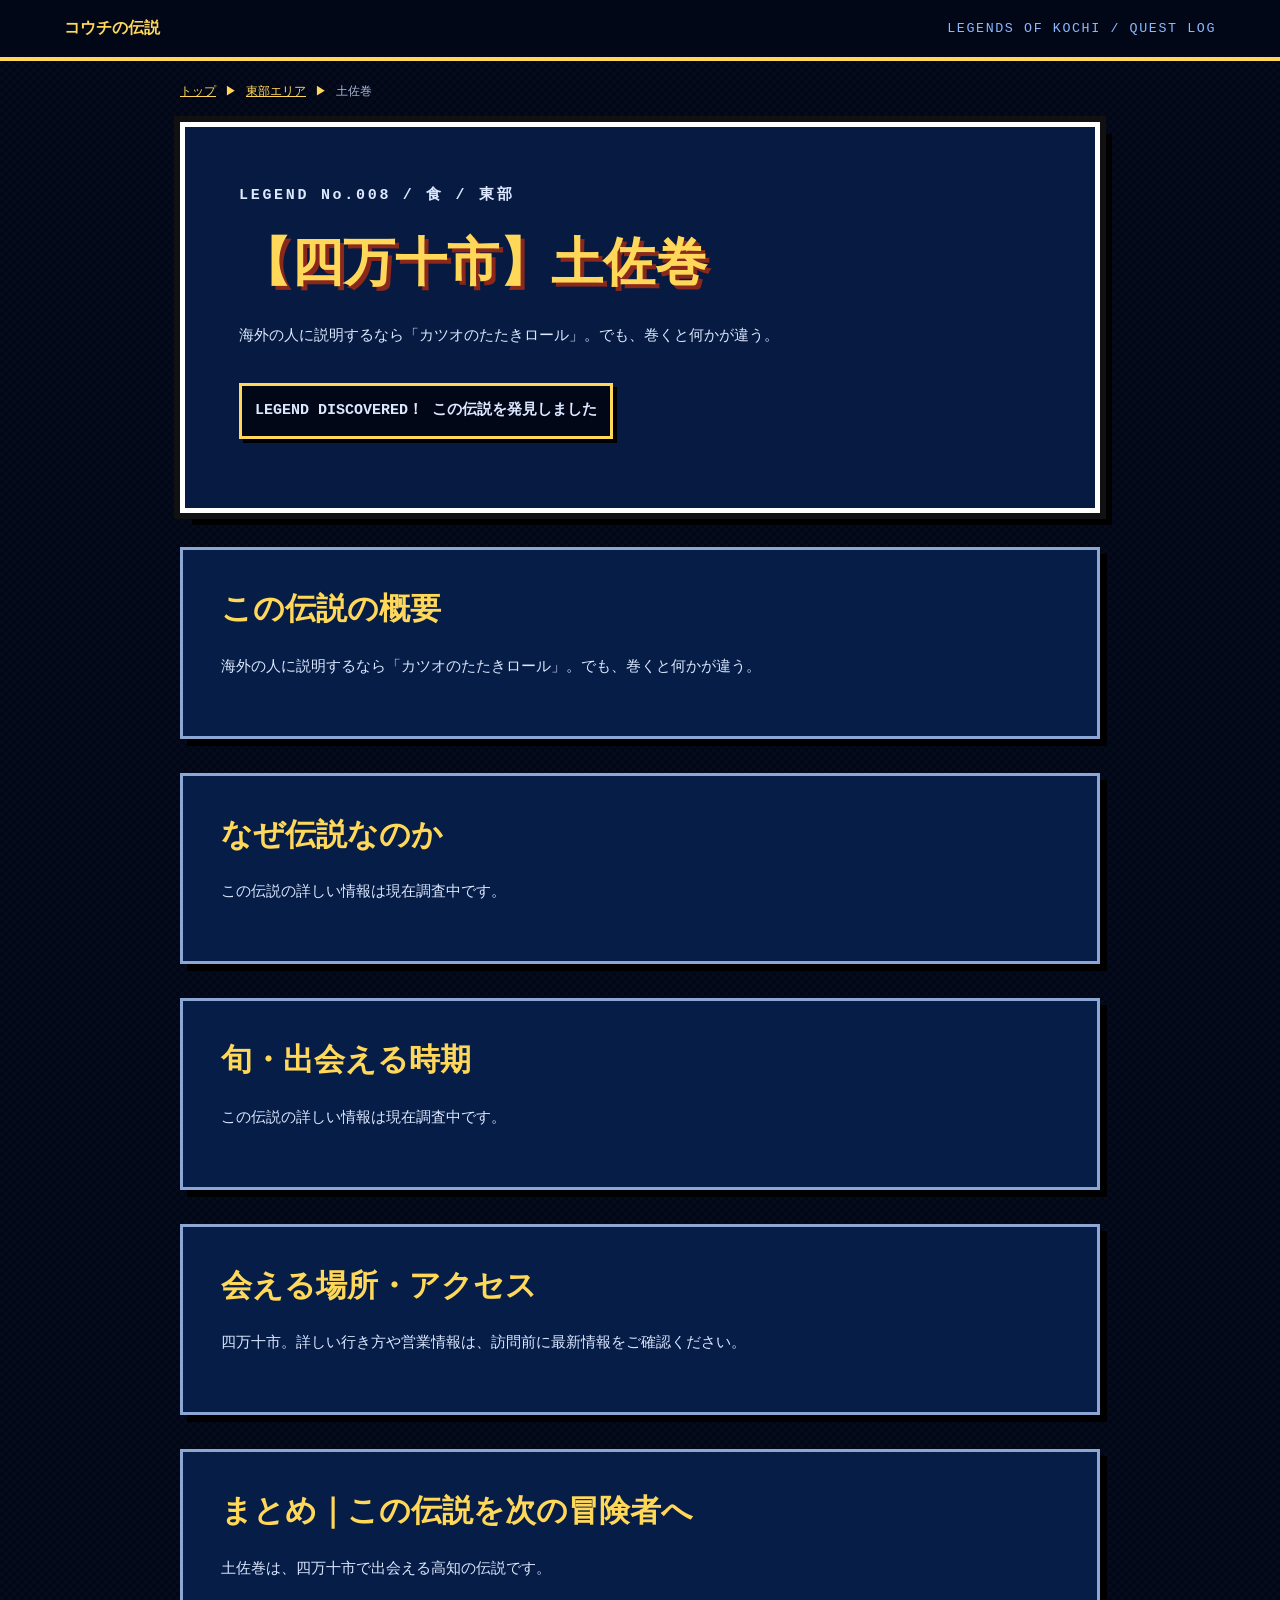
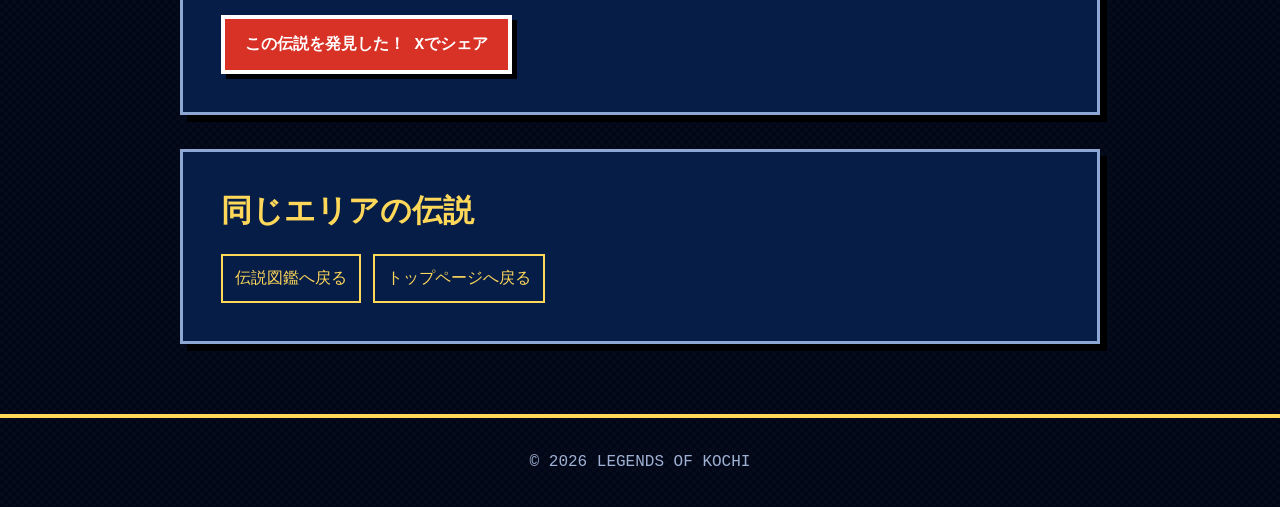
<file: legends/008-tosa-maki/index.html>
<!doctype html><html lang="ja"><head><meta charset="UTF-8"><meta name="viewport" content="width=device-width,initial-scale=1"><meta name="theme-color" content="#071b42">
<title>【四万十市】土佐巻｜食・東部 - コウチの伝説</title><meta name="description" content="四万十市の「土佐巻」を紹介。海外の人に説明するなら「カツオのたたきロール」。でも、巻くと何かが違う。 高知の人・文化・食・風景・祭りを伝説として集める冒険メディア「コウチの伝説」の記録です。"><meta name="robots" content="index,follow,max-image-preview:large"><link rel="canonical" href="https://miyamotomegumi925-debug.github.io/kochi-densetsu/legends/008-tosa-maki/">
<meta property="og:type" content="article"><meta property="og:locale" content="ja_JP"><meta property="og:site_name" content="コウチの伝説"><meta property="og:title" content="【四万十市】土佐巻｜コウチの伝説"><meta property="og:description" content="四万十市の「土佐巻」を紹介。海外の人に説明するなら「カツオのたたきロール」。でも、巻くと何かが違う。 高知の人・文化・食・風景・祭りを伝説として集める冒険メディア「コウチの伝説」の記録です。"><meta property="og:image" content="https://miyamotomegumi925-debug.github.io/kochi-densetsu/kochi-title-screen.png"><meta property="og:url" content="https://miyamotomegumi925-debug.github.io/kochi-densetsu/legends/008-tosa-maki/"><meta name="twitter:card" content="summary_large_image">
<link rel="stylesheet" href="../../src/legend-article.css?v=20260815-2"><link rel="stylesheet" href="../../src/legend-pages.css?v=20260815-2"><script type="application/ld+json">{"@context":"https://schema.org","@type":"BreadcrumbList","itemListElement":[{"@type":"ListItem","position":1,"name":"コウチの伝説","item":"https://miyamotomegumi925-debug.github.io/kochi-densetsu/"},{"@type":"ListItem","position":2,"name":"東部エリア","item":"https://miyamotomegumi925-debug.github.io/kochi-densetsu/#map"},{"@type":"ListItem","position":3,"name":"土佐巻","item":"https://miyamotomegumi925-debug.github.io/kochi-densetsu/legends/008-tosa-maki/"}]}</script><script type="application/ld+json">{"@context":"https://schema.org","@type":"Article","headline":"【四万十市】土佐巻","description":"四万十市の「土佐巻」を紹介。海外の人に説明するなら「カツオのたたきロール」。でも、巻くと何かが違う。 高知の人・文化・食・風景・祭りを伝説として集める冒険メディア「コウチの伝説」の記録です。","inLanguage":"ja","image":"https://miyamotomegumi925-debug.github.io/kochi-densetsu/kochi-title-screen.png","mainEntityOfPage":"https://miyamotomegumi925-debug.github.io/kochi-densetsu/legends/008-tosa-maki/","publisher":{"@type":"Organization","name":"コウチの伝説"},"about":{"@type":"Thing","name":"土佐巻"}}</script></head><body>
<nav class="article-nav" aria-label="記事ナビゲーション"><a href="../../index.html">コウチの伝説</a><small>LEGENDS OF KOCHI / QUEST LOG</small></nav><nav class="legend-breadcrumb" aria-label="パンくずリスト"><ol><li><a href="../../index.html">トップ</a></li><li><a href="../../index.html#map">東部エリア</a></li><li aria-current="page">土佐巻</li></ol></nav>
<main><article class="legend-article" data-legend-page data-legend-id="008" data-legend-record-id="d906a3bd-1a16-488e-a2d2-b4105b1c905c" data-legend-area="東部"><header class="legend-article-header"><p class="legend-number">LEGEND No.008 / 食 / 東部</p><h1>【四万十市】土佐巻</h1><p class="legend-lead">海外の人に説明するなら「カツオのたたきロール」。でも、巻くと何かが違う。</p><p id="article-discovery-status" class="article-status" role="status" aria-live="polite">DISCOVERED ✓ 発見済み</p></header>
<section aria-labelledby="overview-title"><h2 id="overview-title">この伝説の概要</h2><p>海外の人に説明するなら「カツオのたたきロール」。でも、巻くと何かが違う。</p></section><section aria-labelledby="reason-title"><h2 id="reason-title">なぜ伝説なのか</h2><p>この伝説の詳しい情報は現在調査中です。</p></section><section aria-labelledby="season-title"><h2 id="season-title">旬・出会える時期</h2><p>この伝説の詳しい情報は現在調査中です。</p></section><section aria-labelledby="access-title"><h2 id="access-title">会える場所・アクセス</h2><p>四万十市。詳しい行き方や営業情報は、訪問前に最新情報をご確認ください。</p></section>
<section aria-labelledby="summary-title"><h2 id="summary-title">まとめ｜この伝説を次の冒険者へ</h2><p>土佐巻は、四万十市で出会える高知の伝説です。</p><a id="share-on-x" class="share-button" href="https://twitter.com/intent/tweet" target="_blank" rel="noopener">この伝説を発見した！ Xでシェア</a></section>
<section aria-labelledby="next-title"><h2 id="next-title">同じエリアの伝説</h2><div class="related-links"><a href="../../index.html#zukan">伝説図鑑へ戻る</a><a href="../../index.html">トップページへ戻る</a></div></section></article></main><footer class="article-footer">© 2026 LEGENDS OF KOCHI</footer><script src="../../src/legend-page.js?v=20260815-3" defer></script></body></html>
</file>
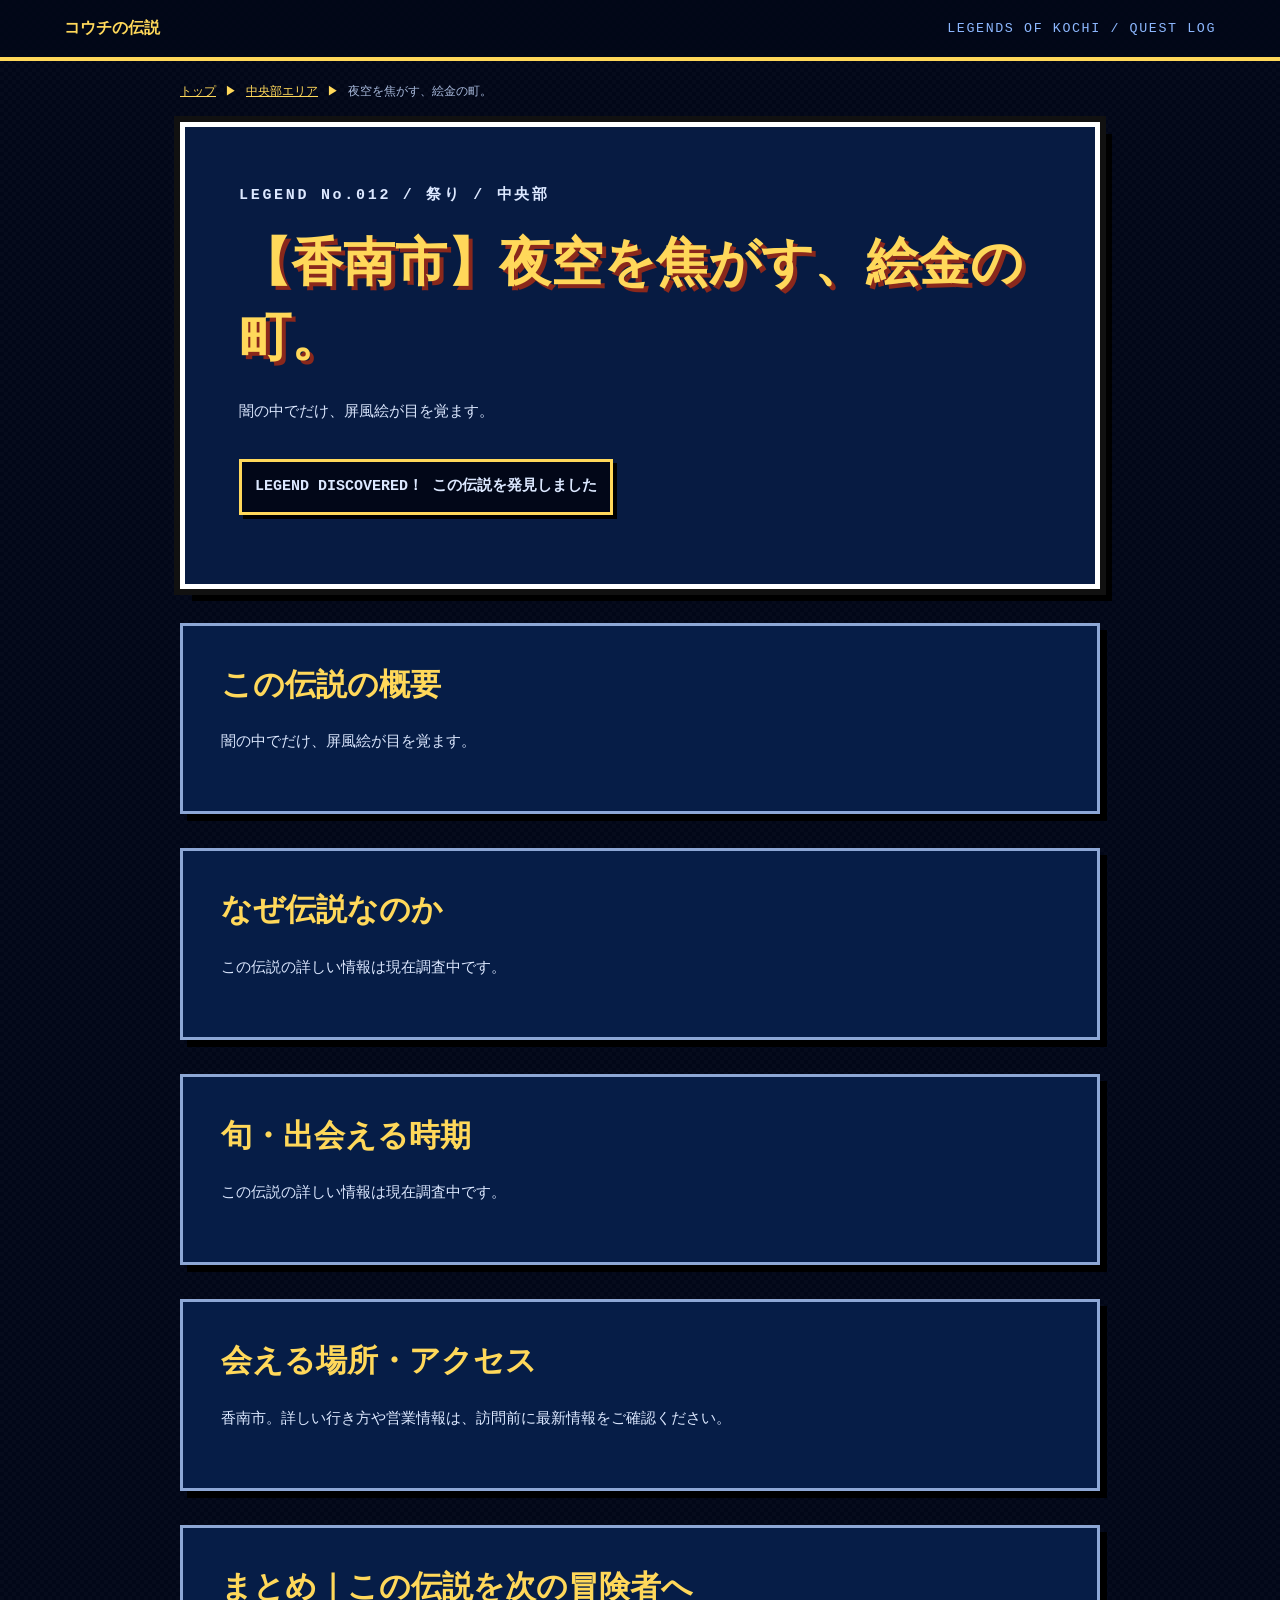
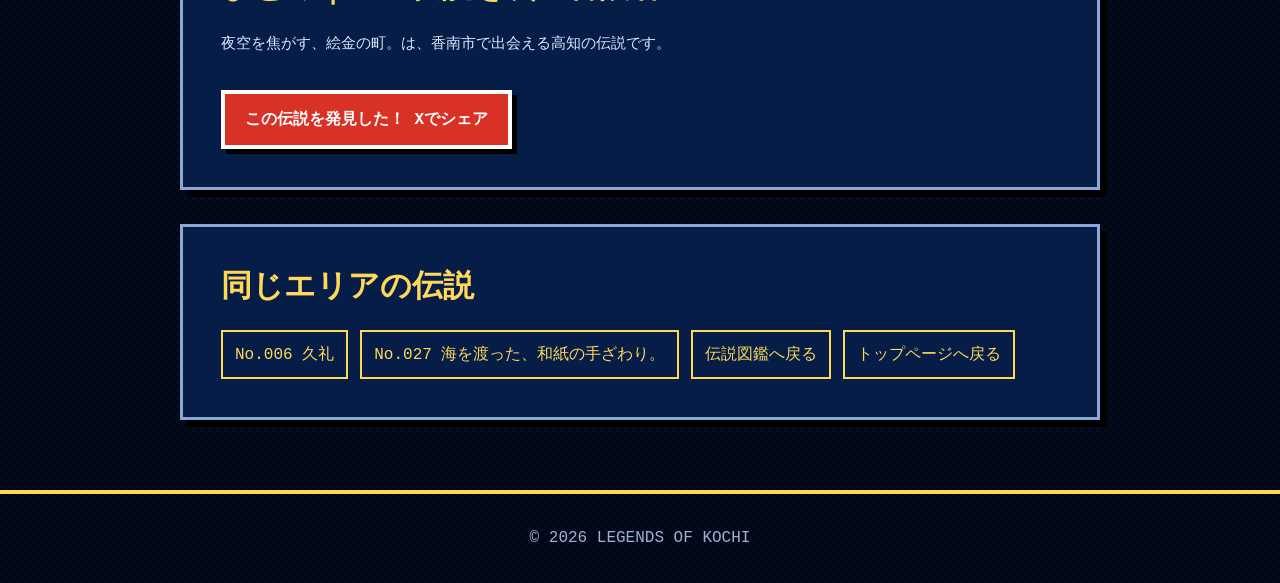
<file: legends/012-konan-ekin/index.html>
<!doctype html><html lang="ja"><head><meta charset="UTF-8"><meta name="viewport" content="width=device-width,initial-scale=1"><meta name="theme-color" content="#071b42">
<title>【香南市】夜空を焦がす、絵金の町。｜祭り・中央部 - コウチの伝説</title><meta name="description" content="香南市の「夜空を焦がす、絵金の町。」を紹介。闇の中でだけ、屏風絵が目を覚ます。 高知の人・文化・食・風景・祭りを伝説として集める冒険メディア「コウチの伝説」の記録です。"><meta name="robots" content="index,follow,max-image-preview:large"><link rel="canonical" href="https://miyamotomegumi925-debug.github.io/kochi-densetsu/legends/012-konan-ekin/">
<meta property="og:type" content="article"><meta property="og:locale" content="ja_JP"><meta property="og:site_name" content="コウチの伝説"><meta property="og:title" content="【香南市】夜空を焦がす、絵金の町。｜コウチの伝説"><meta property="og:description" content="香南市の「夜空を焦がす、絵金の町。」を紹介。闇の中でだけ、屏風絵が目を覚ます。 高知の人・文化・食・風景・祭りを伝説として集める冒険メディア「コウチの伝説」の記録です。"><meta property="og:image" content="https://miyamotomegumi925-debug.github.io/kochi-densetsu/kochi-title-screen.png"><meta property="og:url" content="https://miyamotomegumi925-debug.github.io/kochi-densetsu/legends/012-konan-ekin/"><meta name="twitter:card" content="summary_large_image">
<link rel="stylesheet" href="../../src/legend-article.css?v=20260815-2"><link rel="stylesheet" href="../../src/legend-pages.css?v=20260815-2"><script type="application/ld+json">{"@context":"https://schema.org","@type":"BreadcrumbList","itemListElement":[{"@type":"ListItem","position":1,"name":"コウチの伝説","item":"https://miyamotomegumi925-debug.github.io/kochi-densetsu/"},{"@type":"ListItem","position":2,"name":"中央部エリア","item":"https://miyamotomegumi925-debug.github.io/kochi-densetsu/#map"},{"@type":"ListItem","position":3,"name":"夜空を焦がす、絵金の町。","item":"https://miyamotomegumi925-debug.github.io/kochi-densetsu/legends/012-konan-ekin/"}]}</script><script type="application/ld+json">{"@context":"https://schema.org","@type":"Article","headline":"【香南市】夜空を焦がす、絵金の町。","description":"香南市の「夜空を焦がす、絵金の町。」を紹介。闇の中でだけ、屏風絵が目を覚ます。 高知の人・文化・食・風景・祭りを伝説として集める冒険メディア「コウチの伝説」の記録です。","inLanguage":"ja","image":"https://miyamotomegumi925-debug.github.io/kochi-densetsu/kochi-title-screen.png","mainEntityOfPage":"https://miyamotomegumi925-debug.github.io/kochi-densetsu/legends/012-konan-ekin/","publisher":{"@type":"Organization","name":"コウチの伝説"},"about":{"@type":"Thing","name":"夜空を焦がす、絵金の町。"}}</script></head><body>
<nav class="article-nav" aria-label="記事ナビゲーション"><a href="../../index.html">コウチの伝説</a><small>LEGENDS OF KOCHI / QUEST LOG</small></nav><nav class="legend-breadcrumb" aria-label="パンくずリスト"><ol><li><a href="../../index.html">トップ</a></li><li><a href="../../index.html#map">中央部エリア</a></li><li aria-current="page">夜空を焦がす、絵金の町。</li></ol></nav>
<main><article class="legend-article" data-legend-page data-legend-id="012" data-legend-record-id="legend-ekin-012" data-legend-area="中央部"><header class="legend-article-header"><p class="legend-number">LEGEND No.012 / 祭り / 中央部</p><h1>【香南市】夜空を焦がす、絵金の町。</h1><p class="legend-lead">闇の中でだけ、屏風絵が目を覚ます。</p><p id="article-discovery-status" class="article-status" role="status" aria-live="polite">DISCOVERED ✓ 発見済み</p></header>
<section aria-labelledby="overview-title"><h2 id="overview-title">この伝説の概要</h2><p>闇の中でだけ、屏風絵が目を覚ます。</p></section><section aria-labelledby="reason-title"><h2 id="reason-title">なぜ伝説なのか</h2><p>この伝説の詳しい情報は現在調査中です。</p></section><section aria-labelledby="season-title"><h2 id="season-title">旬・出会える時期</h2><p>この伝説の詳しい情報は現在調査中です。</p></section><section aria-labelledby="access-title"><h2 id="access-title">会える場所・アクセス</h2><p>香南市。詳しい行き方や営業情報は、訪問前に最新情報をご確認ください。</p></section>
<section aria-labelledby="summary-title"><h2 id="summary-title">まとめ｜この伝説を次の冒険者へ</h2><p>夜空を焦がす、絵金の町。は、香南市で出会える高知の伝説です。</p><a id="share-on-x" class="share-button" href="https://twitter.com/intent/tweet" target="_blank" rel="noopener">この伝説を発見した！ Xでシェア</a></section>
<section aria-labelledby="next-title"><h2 id="next-title">同じエリアの伝説</h2><div class="related-links"><a href="../006-kure-sake/">No.006 久礼</a><a href="../027-tosa-washi/">No.027 海を渡った、和紙の手ざわり。</a><a href="../../index.html#zukan">伝説図鑑へ戻る</a><a href="../../index.html">トップページへ戻る</a></div></section></article></main><footer class="article-footer">© 2026 LEGENDS OF KOCHI</footer><script src="../../src/legend-page.js?v=20260815-3" defer></script></body></html>
</file>
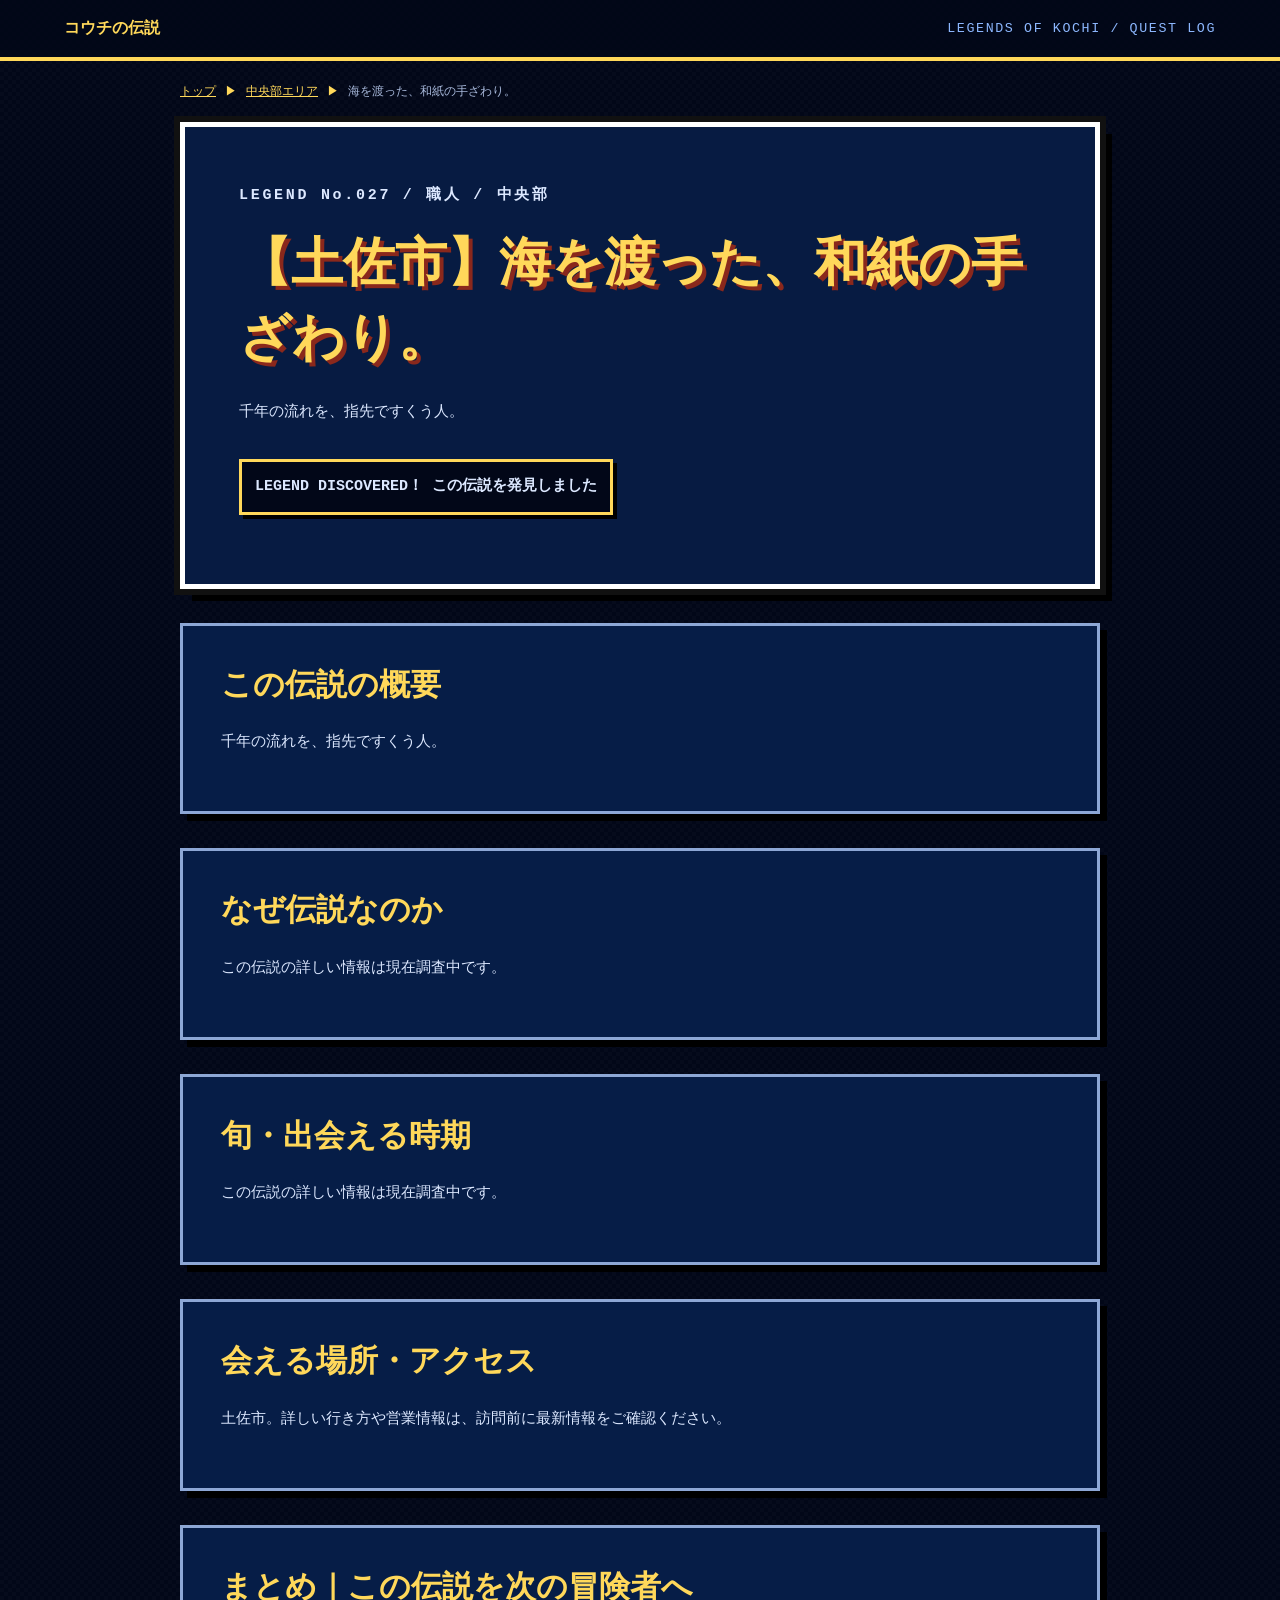
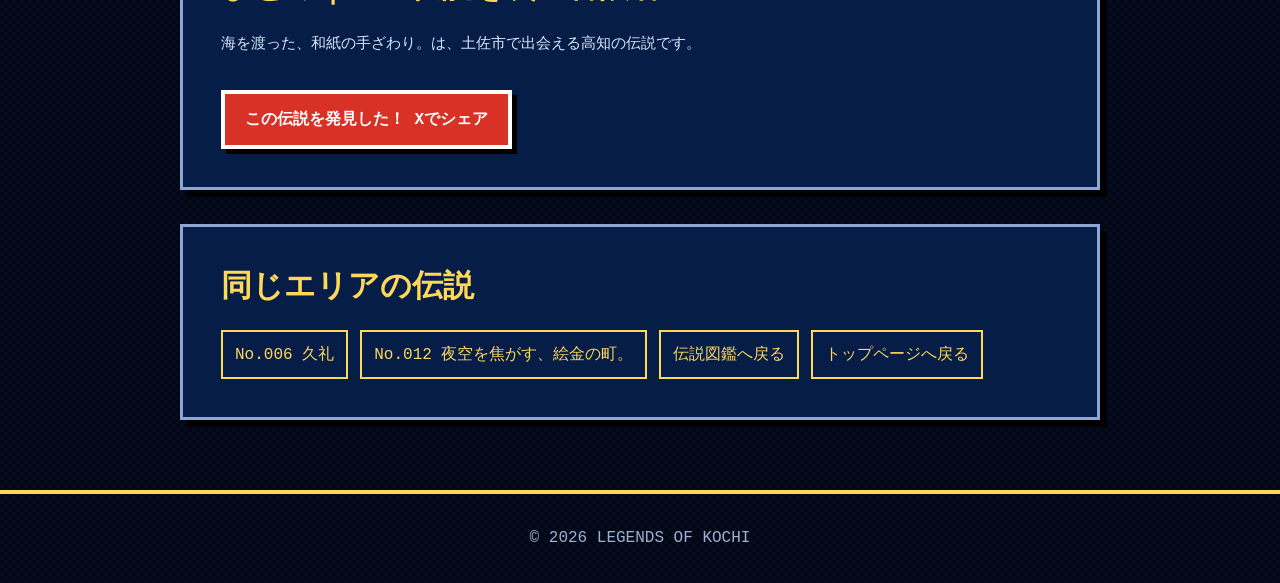
<file: legends/027-tosa-washi/index.html>
<!doctype html><html lang="ja"><head><meta charset="UTF-8"><meta name="viewport" content="width=device-width,initial-scale=1"><meta name="theme-color" content="#071b42">
<title>【土佐市】海を渡った、和紙の手ざわり。｜職人・中央部 - コウチの伝説</title><meta name="description" content="土佐市の「海を渡った、和紙の手ざわり。」を紹介。千年の流れを、指先ですくう人。 高知の人・文化・食・風景・祭りを伝説として集める冒険メディア「コウチの伝説」の記録です。"><meta name="robots" content="index,follow,max-image-preview:large"><link rel="canonical" href="https://miyamotomegumi925-debug.github.io/kochi-densetsu/legends/027-tosa-washi/">
<meta property="og:type" content="article"><meta property="og:locale" content="ja_JP"><meta property="og:site_name" content="コウチの伝説"><meta property="og:title" content="【土佐市】海を渡った、和紙の手ざわり。｜コウチの伝説"><meta property="og:description" content="土佐市の「海を渡った、和紙の手ざわり。」を紹介。千年の流れを、指先ですくう人。 高知の人・文化・食・風景・祭りを伝説として集める冒険メディア「コウチの伝説」の記録です。"><meta property="og:image" content="https://miyamotomegumi925-debug.github.io/kochi-densetsu/kochi-title-screen.png"><meta property="og:url" content="https://miyamotomegumi925-debug.github.io/kochi-densetsu/legends/027-tosa-washi/"><meta name="twitter:card" content="summary_large_image">
<link rel="stylesheet" href="../../src/legend-article.css?v=20260815-2"><link rel="stylesheet" href="../../src/legend-pages.css?v=20260815-2"><script type="application/ld+json">{"@context":"https://schema.org","@type":"BreadcrumbList","itemListElement":[{"@type":"ListItem","position":1,"name":"コウチの伝説","item":"https://miyamotomegumi925-debug.github.io/kochi-densetsu/"},{"@type":"ListItem","position":2,"name":"中央部エリア","item":"https://miyamotomegumi925-debug.github.io/kochi-densetsu/#map"},{"@type":"ListItem","position":3,"name":"海を渡った、和紙の手ざわり。","item":"https://miyamotomegumi925-debug.github.io/kochi-densetsu/legends/027-tosa-washi/"}]}</script><script type="application/ld+json">{"@context":"https://schema.org","@type":"Article","headline":"【土佐市】海を渡った、和紙の手ざわり。","description":"土佐市の「海を渡った、和紙の手ざわり。」を紹介。千年の流れを、指先ですくう人。 高知の人・文化・食・風景・祭りを伝説として集める冒険メディア「コウチの伝説」の記録です。","inLanguage":"ja","image":"https://miyamotomegumi925-debug.github.io/kochi-densetsu/kochi-title-screen.png","mainEntityOfPage":"https://miyamotomegumi925-debug.github.io/kochi-densetsu/legends/027-tosa-washi/","publisher":{"@type":"Organization","name":"コウチの伝説"},"about":{"@type":"Thing","name":"海を渡った、和紙の手ざわり。"}}</script></head><body>
<nav class="article-nav" aria-label="記事ナビゲーション"><a href="../../index.html">コウチの伝説</a><small>LEGENDS OF KOCHI / QUEST LOG</small></nav><nav class="legend-breadcrumb" aria-label="パンくずリスト"><ol><li><a href="../../index.html">トップ</a></li><li><a href="../../index.html#map">中央部エリア</a></li><li aria-current="page">海を渡った、和紙の手ざわり。</li></ol></nav>
<main><article class="legend-article" data-legend-page data-legend-id="027" data-legend-record-id="legend-washi-027" data-legend-area="中央部"><header class="legend-article-header"><p class="legend-number">LEGEND No.027 / 職人 / 中央部</p><h1>【土佐市】海を渡った、和紙の手ざわり。</h1><p class="legend-lead">千年の流れを、指先ですくう人。</p><p id="article-discovery-status" class="article-status" role="status" aria-live="polite">DISCOVERED ✓ 発見済み</p></header>
<section aria-labelledby="overview-title"><h2 id="overview-title">この伝説の概要</h2><p>千年の流れを、指先ですくう人。</p></section><section aria-labelledby="reason-title"><h2 id="reason-title">なぜ伝説なのか</h2><p>この伝説の詳しい情報は現在調査中です。</p></section><section aria-labelledby="season-title"><h2 id="season-title">旬・出会える時期</h2><p>この伝説の詳しい情報は現在調査中です。</p></section><section aria-labelledby="access-title"><h2 id="access-title">会える場所・アクセス</h2><p>土佐市。詳しい行き方や営業情報は、訪問前に最新情報をご確認ください。</p></section>
<section aria-labelledby="summary-title"><h2 id="summary-title">まとめ｜この伝説を次の冒険者へ</h2><p>海を渡った、和紙の手ざわり。は、土佐市で出会える高知の伝説です。</p><a id="share-on-x" class="share-button" href="https://twitter.com/intent/tweet" target="_blank" rel="noopener">この伝説を発見した！ Xでシェア</a></section>
<section aria-labelledby="next-title"><h2 id="next-title">同じエリアの伝説</h2><div class="related-links"><a href="../006-kure-sake/">No.006 久礼</a><a href="../012-konan-ekin/">No.012 夜空を焦がす、絵金の町。</a><a href="../../index.html#zukan">伝説図鑑へ戻る</a><a href="../../index.html">トップページへ戻る</a></div></section></article></main><footer class="article-footer">© 2026 LEGENDS OF KOCHI</footer><script src="../../src/legend-page.js?v=20260815-3" defer></script></body></html>
</file>
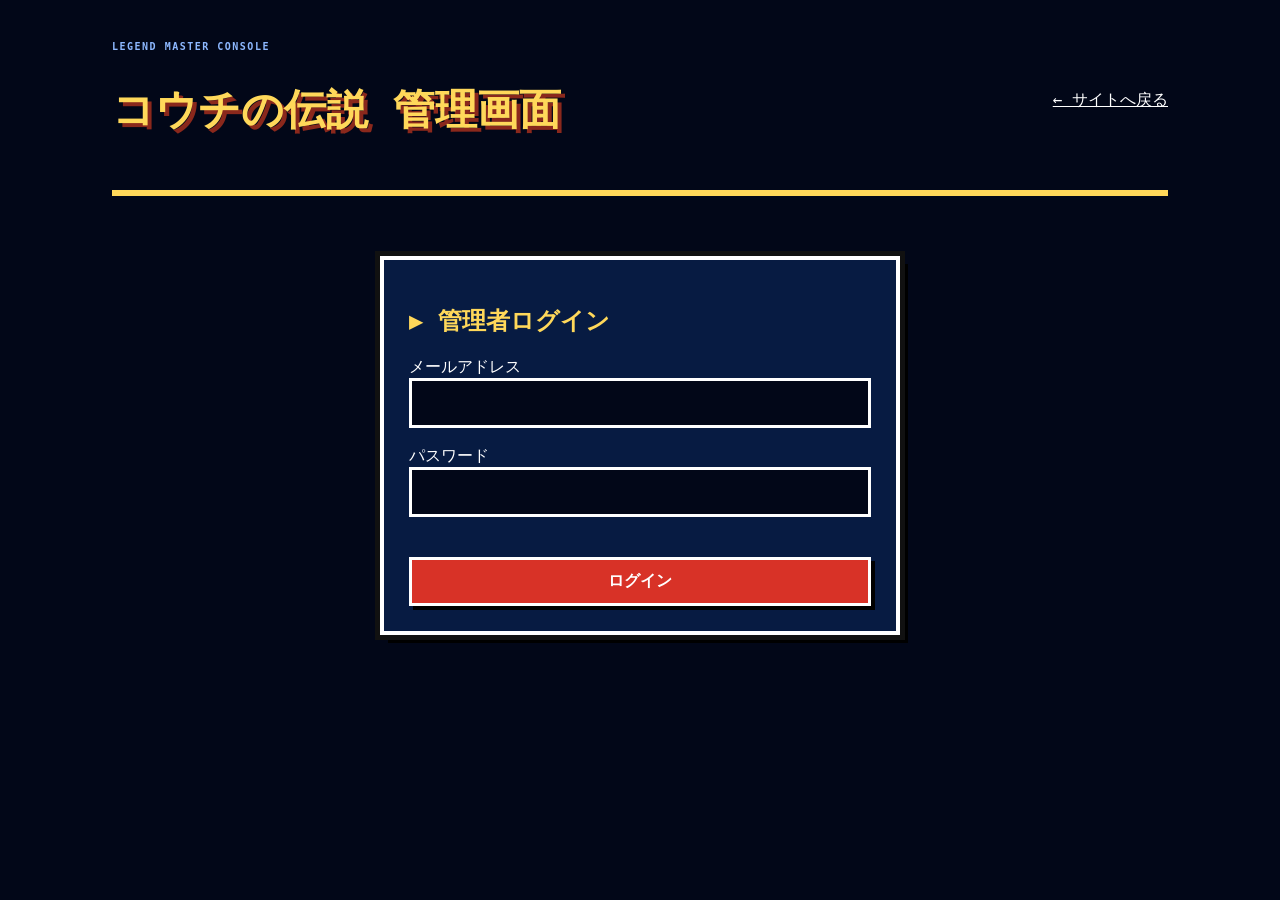
<file: admin.html>
<!doctype html>
<html lang="ja">
<head>
  <meta charset="UTF-8">
  <meta name="viewport" content="width=device-width,initial-scale=1">
  <meta name="robots" content="noindex,nofollow">
  <title>管理画面｜コウチの伝説</title>
  <link rel="stylesheet" href="./src/styles.css?v=20260815-3">
  <link rel="stylesheet" href="./src/admin.css?v=20260815-3">
</head>
<body class="admin-body">
  <main class="admin-shell">
    <header class="admin-header"><div><small>LEGEND MASTER CONSOLE</small><h1>コウチの伝説 管理画面</h1></div><a href="./">← サイトへ戻る</a></header>
    <section id="login-panel" class="admin-panel login-panel">
      <h2>▶ 管理者ログイン</h2>
      <form id="admin-login"><label>メールアドレス<input name="email" type="email" required></label><label>パスワード<input name="password" type="password" required></label><p id="login-error" class="admin-error"></p><button>ログイン</button></form>
    </section>
    <section id="dashboard" hidden>
      <div class="admin-stats"><article><small>未確認</small><strong id="pending-count">0</strong></article><article><small>公開中</small><strong id="approved-count">0</strong></article><article><small>図鑑</small><strong id="legend-count">0</strong></article><button id="logout">ログアウト</button></div>
      <div class="admin-tabs"><button data-tab="submissions" class="active">投稿管理</button><button data-tab="legends">伝説図鑑</button><button data-tab="articles">個別ページ編集</button><button data-tab="featured">トップ掲載</button><button data-tab="seasonal">SEASONAL</button><button data-tab="analytics">アクセス解析</button></div>
      <section id="tab-submissions" class="admin-tab"><div class="admin-section-head"><h2>冒険者の投稿</h2><select id="submission-filter"><option value="all">すべて</option><option value="pending">未確認</option><option value="approved">公開中</option><option value="rejected">非公開</option></select></div><div id="admin-submissions" class="admin-list"></div></section>
      <section id="tab-legends" class="admin-tab" hidden><div class="admin-section-head"><h2>伝説図鑑</h2></div><form id="legend-form" class="legend-form"><input name="title" required placeholder="伝説のタイトル"><div><input name="legend_no" placeholder="伝説番号（例：037）"><select name="category" required><option value="">カテゴリー</option><option>食</option><option>酒</option><option>職人</option><option>神社</option><option>祭り</option><option>絶景</option><option>自然</option><option>人</option></select><select name="area" required><option value="">エリア</option><option>東部</option><option>中央部</option><option>西部</option><option>四万十</option></select></div><div><select name="season"><option value="">通年</option><option>春</option><option>夏</option><option>秋</option><option>冬</option></select><input name="latitude" type="number" step="any" placeholder="緯度（例：33.5597）"><input name="longitude" type="number" step="any" placeholder="経度（例：133.5311）"></div><input name="place" required placeholder="場所"><textarea name="summary" required maxlength="240" rows="3" placeholder="伝説の紹介"></textarea><textarea name="why" rows="2" placeholder="なぜ伝説なのか（任意）"></textarea><textarea name="access" rows="2" placeholder="どうやって会えるか（任意）"></textarea><input name="detail_url" placeholder="詳細ページURL（任意）"><input name="youtube" type="url" placeholder="YouTube URL（任意）"><label class="inline-label">公開状態<select name="status"><option value="draft">下書き</option><option value="published">公開</option></select></label><button type="submit">▶ 図鑑に登録</button><p id="legend-status"></p></form><div id="admin-legends" class="admin-list"></div></section>
      <section id="tab-articles" class="admin-tab" hidden><div class="admin-section-head"><div><h2>個別ページ編集</h2><p>図鑑を選び、個別ページに表示する文章を編集します。</p></div></div><form id="article-form" class="settings-form article-editor"><label>編集する伝説<select id="article-legend-select" name="legend_id" required><option value="">選択してください</option></select></label><div id="article-page-link" class="article-page-link" hidden></div><fieldset><legend>ページ上部</legend><label>メイン見出し（H1）<input name="heading" maxlength="120" placeholder="例：【四万十市】大人の川ガキ"></label><label>導入文<textarea name="lead" rows="4" maxlength="500"></textarea></label></fieldset><fieldset><legend>本文</legend><label>概要の見出し<input name="overview_heading" maxlength="80" value="この伝説の概要"></label><label>概要の本文<textarea name="overview_body" rows="5" maxlength="2000"></textarea></label><label>伝説の理由・見出し<input name="reason_heading" maxlength="80" value="なぜ伝説なのか"></label><label>伝説の理由・本文<textarea name="reason_body" rows="5" maxlength="2000"></textarea></label><label>旬・時期の見出し<input name="season_heading" maxlength="80" value="旬・出会える時期"></label><label>旬・時期の本文<textarea name="season_body" rows="4" maxlength="1200"></textarea></label><label>アクセスの見出し<input name="access_heading" maxlength="80" value="会える場所・アクセス"></label><label>アクセスの本文<textarea name="access_body" rows="5" maxlength="2000"></textarea></label><label>まとめの見出し<input name="summary_heading" maxlength="80" value="まとめ｜この伝説を次の冒険者へ"></label><label>まとめの本文<textarea name="summary_body" rows="4" maxlength="1200"></textarea></label></fieldset><button type="submit">▶ 個別ページを保存</button><p id="article-status" aria-live="polite"></p></form></section>
      <section id="tab-featured" class="admin-tab" hidden><div class="admin-section-head"><h2>トップページ掲載設定</h2></div><form id="featured-form" class="settings-form"><label>今日の伝説<select name="today_legend_id" id="today-legend-select"><option value="">選択してください</option></select></label><fieldset><legend>新しい伝説（最大3件）</legend><div id="new-legend-options" class="check-list"></div></fieldset><button type="submit">▶ トップ掲載を保存</button><p id="featured-status"></p></form></section>
      <section id="tab-analytics" class="admin-tab" hidden><div class="admin-section-head"><h2>アクセス解析</h2></div><form id="analytics-form" class="settings-form"><label>Google Analytics 測定ID<input name="measurement_id" inputmode="latin" autocomplete="off" placeholder="G-XXXXXXXXXX" pattern="G-[A-Za-z0-9]+" aria-describedby="analytics-help"></label><small id="analytics-help" class="field-help">Google Analytics 4の「データストリーム」に表示される、G-から始まる測定IDを入力してください。空欄で保存すると解析を停止します。</small><label class="inline-label"><input name="enabled" type="checkbox" checked> 公開サイトのアクセス解析を有効にする</label><button type="submit">▶ アクセス解析設定を保存</button><p id="analytics-status" aria-live="polite"></p></form></section>
      <section id="tab-seasonal" class="admin-tab" hidden><div class="admin-section-head"><h2>SEASONAL設定</h2></div><form id="seasonal-form" class="settings-form"><div class="form-grid"><label>季節<select name="season"><option>春</option><option selected>夏</option><option>秋</option><option>冬</option></select></label><label>英語表記<input name="label" value="SUMMER"></label></div><label>見出し<input name="title" required placeholder="夏は、一瞬で過ぎてゆく。"></label><label>紹介文<textarea name="description" rows="3" required></textarea></label><label>リンク先<input name="link" placeholder="#zukan"></label><label class="toggle-label"><input name="enabled" type="checkbox" checked> 公開する</label><button type="submit">▶ SEASONALを保存</button><p id="seasonal-status"></p></form></section>
    </section>
  </main>
  <script src="./src/legend-pages.js?v=20260815-2"></script>
  <script type="module" src="./src/admin.js?v=20260923-1"></script>
</body>
</html>
</file>
<file: src/legend-article.css>
:root{--navy:#020718;--blue:#071b42;--gold:#ffd85a;--red:#d83227;--white:#fff;--pale:#dce8ff}
*{box-sizing:border-box}html{scroll-behavior:smooth}body{margin:0;background:var(--navy);color:var(--white);font-family:"MS Gothic","Yu Gothic",monospace;background-image:linear-gradient(45deg,#ffffff04 25%,transparent 25%,transparent 75%,#ffffff04 75%),linear-gradient(45deg,#ffffff04 25%,transparent 25%,transparent 75%,#ffffff04 75%);background-size:8px 8px;background-position:0 0,4px 4px}a{color:inherit}.article-nav{display:flex;align-items:center;justify-content:space-between;gap:20px;padding:18px clamp(18px,5vw,64px);border-bottom:4px solid var(--gold);background:#020718e8}.article-nav a{color:var(--gold);text-decoration:none;font-weight:bold}.article-nav small{color:#8db8ff;letter-spacing:.12em}.legend-breadcrumb{max-width:960px;margin:0 auto;padding:22px 20px;font-size:12px;color:#a9badc}.legend-breadcrumb ol{display:flex;gap:9px;flex-wrap:wrap;list-style:none;margin:0;padding:0}.legend-breadcrumb li:not(:last-child)::after{content:"▶";margin-left:9px;color:var(--gold)}.legend-breadcrumb a{color:var(--gold)}.legend-article{max-width:960px;margin:0 auto 70px;padding:0 20px}.legend-article-header{padding:clamp(24px,5vw,54px);border:5px solid var(--white);box-shadow:0 0 0 6px #111,12px 12px #000;background:var(--blue)}.legend-number{margin:0;color:var(--gold);font:bold 12px monospace;letter-spacing:.18em}.legend-article h1{margin:18px 0;color:var(--gold);font-size:clamp(29px,5vw,52px);line-height:1.45;text-shadow:4px 4px #8a281c}.legend-lead{max-width:760px;color:var(--pale);font-size:clamp(15px,2vw,18px);line-height:2}.article-status{display:inline-block;margin-top:16px;padding:10px 13px;border:3px solid var(--gold);background:#020718;color:var(--gold);font-weight:bold;box-shadow:4px 4px #000}.article-status:focus{outline:3px solid var(--white)}.legend-article section{margin-top:34px;padding:clamp(22px,4vw,38px);border:3px solid #8da7d5;background:#061d47;box-shadow:7px 7px #000}.legend-article h2{margin:0 0 18px;color:var(--gold);font-size:clamp(22px,3vw,31px);line-height:1.5}.legend-article h3{margin:25px 0 8px;color:#fff0b3;font-size:18px}.legend-article p,.legend-article li{color:var(--pale);font-size:15px;line-height:2}.legend-article ul{padding-left:1.4em}.spot-list{display:grid;grid-template-columns:1fr 1fr;gap:16px;padding:0;list-style:none}.spot-list li{padding:17px;border:2px dashed var(--gold);background:#020718}.spot-list strong{display:block;color:var(--gold)}.spot-list a{color:#ff9e97}.share-button{display:inline-block;margin-top:15px;padding:15px 20px;border:4px solid var(--white);background:var(--red);color:#fff;text-decoration:none;font-weight:bold;box-shadow:5px 5px #000}.related-links{display:flex;gap:12px;flex-wrap:wrap}.related-links a{padding:12px;border:2px solid var(--gold);color:var(--gold);text-decoration:none}.article-footer{padding:35px 20px;text-align:center;border-top:4px solid var(--gold);color:#9fb1d3}@media(max-width:640px){.article-nav{align-items:flex-start;flex-direction:column}.spot-list{grid-template-columns:1fr}.legend-article{padding:0 14px}.legend-article-header,.legend-article section{box-shadow:5px 5px #000}.legend-article p,.legend-article li{font-size:14px}.share-button{display:block;text-align:center}}@media(prefers-reduced-motion:reduce){html{scroll-behavior:auto}}
</file>
<file: src/legend-pages.css>
.db-legends .db-legend-detail{display:inline-block;margin:8px 12px 4px 0;padding:8px 10px;border:2px solid var(--pixel-gold);color:var(--pixel-gold);text-decoration:none}
.db-legends .db-legend-detail:hover,.db-legends .db-legend-detail:focus-visible{background:var(--pixel-gold);color:#071b42}
.discover-action.legend-page-link{color:white!important;text-decoration:none}
.legend-hero-image{display:block;width:100%;height:auto;max-height:520px;margin:0 0 24px;border:4px solid var(--white);object-fit:cover;image-rendering:auto}
.share-button.secondary{background:#071b42;color:var(--gold);border-color:var(--gold)}
</file>
<file: src/styles.css>
@import url('https://fonts.googleapis.com/css2?family=Noto+Serif+JP:wght@500;700;900&family=Shippori+Mincho:wght@500;700;800&display=swap');
:root{--ink:#12241c;--cream:#f4f0e5;--paper:#e9e1cf;--red:#e04c32;--gold:#d6a34a;--green:#193a2b;--sans:"Helvetica Neue","Yu Gothic",sans-serif;--serif:"Shippori Mincho","Noto Serif JP",serif}
*{box-sizing:border-box}html{scroll-behavior:smooth}body{margin:0;background:var(--cream);color:var(--ink);font-family:var(--sans)}button{font:inherit}button:focus-visible{outline:2px solid var(--gold);outline-offset:4px}.section{max-width:1220px;margin:auto;padding:110px 40px}.nav{height:84px;display:flex;align-items:center;justify-content:space-between;padding:0 4.5vw;position:absolute;z-index:20;color:white;width:100%;border-bottom:1px solid #ffffff2e}.brand{display:flex;align-items:center;gap:12px;background:none;color:inherit;border:0;text-align:left;font-family:var(--serif);font-size:17px;font-weight:800;cursor:pointer}.brand small{display:block;font:8px var(--sans);letter-spacing:.22em;margin-top:3px;opacity:.65}.brand-mark{display:grid;place-items:center;width:38px;height:38px;border:1px solid currentColor;transform:rotate(45deg);font-family:var(--serif);font-weight:900}.brand-mark::first-letter{transform:rotate(-45deg)}.nav-links{display:flex;gap:32px}.nav-links button,.menu-btn{border:0;background:none;color:inherit;cursor:pointer;font-size:12px;letter-spacing:.1em}.menu-btn{display:none}.hero{height:max(760px,100vh);position:relative;color:white;overflow:hidden}.hero>img{position:absolute;width:100%;height:100%;object-fit:cover;object-position:center}.hero-shade{position:absolute;inset:0;background:linear-gradient(90deg,rgba(8,24,26,.86) 0%,rgba(8,24,26,.5) 42%,rgba(8,24,26,.06) 75%),linear-gradient(0deg,rgba(5,13,15,.62),transparent 42%)}.hero-copy{position:relative;z-index:2;padding:23vh 8vw 0;max-width:840px}.eyebrow{font-size:10px;letter-spacing:.26em;font-weight:700;display:flex;align-items:center;gap:9px}.eyebrow.dark{color:#8d806a}.hero h1{font:800 clamp(46px,6.2vw,92px)/1.25 var(--serif);letter-spacing:.03em;margin:30px 0 25px;text-shadow:0 4px 30px #0005}.hero h1 em{color:#f2b84c;font-style:normal;position:relative}.lead{font:500 15px/2 var(--serif);letter-spacing:.08em}.primary,.join>button{margin-top:30px;background:var(--red);border:0;color:white;padding:18px 25px;display:flex;align-items:center;gap:28px;cursor:pointer;font-weight:700;letter-spacing:.08em;box-shadow:8px 8px 0 #762e22}.primary:hover,.join>button:hover{transform:translate(2px,2px);box-shadow:5px 5px 0 #762e22}.hero-index{position:absolute;z-index:2;right:4vw;bottom:45px;display:flex;align-items:center;gap:12px;font-size:8px;letter-spacing:.2em;opacity:.65}.hero-index i{width:60px;height:1px;background:white}.scroll{position:absolute;z-index:2;left:2.4vw;bottom:42px;background:none;border:0;color:white;display:flex;flex-direction:column;align-items:center;gap:10px;cursor:pointer}.scroll span{font-size:7px;letter-spacing:.2em;writing-mode:vertical-rl}.section-kicker{display:flex;align-items:center;gap:20px;font-size:9px;letter-spacing:.27em;color:#877963}.section-kicker i{height:1px;background:#aa9f8d;flex:1}.today-grid{display:grid;grid-template-columns:1fr 2.25fr;gap:60px;margin-top:50px}.today-title>p{font:13px var(--serif);color:#8c806c}.today-title h2,.heading-row h2,.zukan-head h2,.map-copy h2,.join h2{font:700 clamp(38px,5vw,70px)/1.35 var(--serif);margin:12px 0}.today-title h2 strong{color:var(--red)}.day-stamp{display:flex;gap:12px;align-items:center;border-top:1px solid #cabfae;margin-top:40px;padding-top:20px;font:11px/1.6 var(--serif);color:#776d5e}.day-stamp b{color:var(--ink)}.feature-card{display:grid;grid-template-columns:1fr 1fr;background:#ede5d4;min-height:470px;box-shadow:0 20px 70px #2c392014}.feature-art{min-height:470px;background:radial-gradient(circle at 30% 25%,#d8ca78 0 2%,transparent 3%),linear-gradient(145deg,#102d25,#267060 60%,#b3c79c);position:relative;overflow:hidden;display:grid;place-items:center;color:#e7dfc6;font:800 40px/1.4 var(--serif);text-align:center}.feature-art:before{content:"";position:absolute;width:180%;height:45%;left:-40%;bottom:5%;background:repeating-radial-gradient(ellipse at 50% 100%,transparent 0 13px,#e9efce44 14px 15px);transform:rotate(-5deg)}.feature-art b{position:absolute;bottom:20px;left:22px;font:68px/1 var(--serif);color:#ffffff18}.feature-body{padding:55px 45px;display:flex;flex-direction:column;align-items:flex-start}.meta{display:flex;gap:10px;font-size:9px;letter-spacing:.1em}.meta span:first-child{background:var(--red);color:white;padding:5px 10px}.meta span+span{padding:5px}.feature-body h3,.legend-content h3{font:700 30px/1.6 var(--serif);margin:28px 0 15px}.feature-body p{font:12px/2 var(--serif);color:#6d675d}.feature-body button,.heading-row button{margin-top:auto;border:0;border-bottom:1px solid var(--ink);background:none;padding:12px 0;display:flex;gap:24px;align-items:center;cursor:pointer;font-weight:700}.latest{padding-top:50px}.heading-row{display:flex;align-items:flex-end;justify-content:space-between;margin-bottom:45px}.heading-row h2{font-size:45px}.legend-grid{display:grid;grid-template-columns:repeat(3,1fr);gap:22px}.legend-card{background:#eee7d8;transition:.25s}.legend-card:hover{transform:translateY(-7px);box-shadow:0 20px 50px #193a2b1a}.legend-visual{height:240px;display:grid;place-items:center;position:relative;overflow:hidden}.legend-visual b{font:800 68px var(--serif);opacity:.7}.legend-visual span{position:absolute;top:18px;right:18px;text-align:right;font:8px/1.5 var(--sans);letter-spacing:.15em}.sun .legend-visual{background:linear-gradient(150deg,#b14e32,#edbd67)}.night .legend-visual{background:radial-gradient(circle at 48% 60%,#f6a63d 0 2%,transparent 3%),linear-gradient(#10262e,#1d3b43)}.paper .legend-visual{background:repeating-linear-gradient(12deg,#d5c7a8 0 1px,#eee6d4 2px 9px)}.legend-content{padding:25px 28px 30px;position:relative}.legend-content h3{font-size:20px;margin:15px 0 8px}.legend-content p{font:11px var(--serif);color:#786f61}.card-arrow{position:absolute;right:25px;bottom:25px}.zukan{background:var(--green);color:#f4f0e5;position:relative}.zukan:before{content:"";position:absolute;inset:0;opacity:.07;background-image:radial-gradient(#fff 1px,transparent 1px);background-size:12px 12px}.inner{position:relative}.light{color:#c4b897}.zukan-head{display:flex;justify-content:space-between;align-items:flex-end}.zukan-head p{font-family:var(--serif);color:#baaF9b}.number{font:700 60px/1 var(--serif);color:var(--gold);text-align:right}.number small{display:block;font:8px var(--sans);letter-spacing:.25em;margin-top:8px;color:#ddd2bc}.category-grid{display:grid;grid-template-columns:repeat(3,1fr);margin-top:50px;border-top:1px solid #ffffff2e;border-left:1px solid #ffffff2e}.category-grid button{background:none;border:0;border-right:1px solid #ffffff2e;border-bottom:1px solid #ffffff2e;color:white;padding:30px;display:flex;align-items:center;text-align:left;gap:18px;cursor:pointer}.category-grid button:hover{background:#ffffff10}.category-icon{width:48px;height:48px;border:1px solid #c9a652;display:grid;place-items:center;color:#dfb857;font:700 20px var(--serif)}.category-grid b{font:700 20px var(--serif)}.category-grid small{display:block;margin-top:7px;color:#aebaae;font:10px var(--serif)}.category-grid svg{margin-left:auto;width:17px}.map-section{display:grid;grid-template-columns:.85fr 1.15fr;gap:60px;align-items:center}.map-copy h2{font-size:52px}.map-copy>p:not(.eyebrow){font:13px/2 var(--serif);color:#766e61}.areas{display:grid;grid-template-columns:1fr 1fr;margin-top:35px}.areas button{background:none;border:0;border-bottom:1px solid #c9bfad;text-align:left;padding:15px 8px;font:700 16px var(--serif);cursor:pointer;color:#817665}.areas button.active{color:var(--red);border-bottom-color:var(--red)}.areas small{display:block;font:7px var(--sans);letter-spacing:.16em;margin-top:5px}.map-art{height:500px;background:#e4dbc9;position:relative;overflow:hidden}.map-art:before{content:"";position:absolute;inset:0;background:repeating-linear-gradient(0deg,transparent 0 29px,#163a2910 30px),repeating-linear-gradient(90deg,transparent 0 29px,#163a2910 30px)}.map-shape{position:absolute;width:86%;height:45%;left:7%;top:25%;background:#667d5d;clip-path:polygon(2% 70%,12% 52%,22% 60%,33% 35%,46% 45%,57% 19%,69% 26%,76% 8%,97% 25%,88% 46%,71% 50%,59% 70%,41% 64%,25% 88%,9% 91%);filter:drop-shadow(8px 12px 0 #bdaf91)}.map-shape button{position:absolute;background:none;border:0;color:transparent;cursor:pointer}.map-shape button i{display:block;width:11px;height:11px;background:#e7bd59;border:3px solid white;border-radius:50%;box-shadow:0 0 0 5px #e7bd5966}.map-shape button span{position:absolute;color:var(--ink);white-space:nowrap;font:700 11px var(--serif);transform:translate(-40%,12px);background:#f4f0e5e8;padding:3px 6px}.map-shape button.hot i{background:var(--red);box-shadow:0 0 0 8px #e04c3255;animation:pulse 1.6s infinite}.map-legend{position:absolute;bottom:25px;left:25px;display:flex;align-items:center;gap:12px;font:12px var(--serif)}@keyframes pulse{50%{box-shadow:0 0 0 14px #e04c3200}}.season{height:620px;background:radial-gradient(circle at 65% 55%,#dc7e2c22 0 2%,transparent 3%),linear-gradient(105deg,#071c1d,#103d35);color:white;position:relative;display:grid;align-items:center;padding:8vw;overflow:hidden}.season:after{content:"";position:absolute;bottom:-80px;right:-4%;width:55%;height:80%;background:linear-gradient(135deg,transparent 20%,#195342 21% 32%,transparent 33%),linear-gradient(45deg,transparent 45%,#112e27 46%);clip-path:polygon(0 80%,20% 35%,35% 62%,58% 10%,100% 75%,100% 100%,0 100%)}.season-copy{position:relative;z-index:2}.season-copy h2{font:700 clamp(45px,6vw,78px)/1.4 var(--serif);margin:20px 0}.season-copy>p:not(.eyebrow){font:13px var(--serif)}.season-copy button{background:none;border:1px solid #d7c49d;color:white;padding:16px 22px;margin-top:28px;display:flex;gap:35px;align-items:center;cursor:pointer}.fireflies i{position:absolute;width:4px;height:4px;background:#ffc45b;border-radius:50%;box-shadow:0 0 15px 5px #ffb335;animation:float 4s infinite alternate}.fireflies i:nth-child(1){left:58%;top:30%}.fireflies i:nth-child(2){left:72%;top:22%;animation-delay:.6s}.fireflies i:nth-child(3){left:82%;top:48%;animation-delay:1.1s}.fireflies i:nth-child(4){left:52%;top:65%;animation-delay:1.7s}.fireflies i:nth-child(5){left:92%;top:31%;animation-delay:2.2s}.fireflies i:nth-child(6){left:69%;top:73%;animation-delay:2.9s}.fireflies i:nth-child(7){left:88%;top:80%;animation-delay:3.4s}@keyframes float{to{transform:translate(18px,-25px);opacity:.35}}.join{text-align:center;padding-top:130px;padding-bottom:130px}.join-mark{display:flex;align-items:center;justify-content:center;gap:12px;margin-bottom:35px;color:var(--red);font:700 11px/1.4 var(--serif)}.join-mark svg{width:32px;height:32px}.join .eyebrow{justify-content:center}.join h2{font-size:44px}.join>p:not(.eyebrow){font:13px/2 var(--serif);color:#786f61}.join>button{margin:30px auto 0}footer{background:#102b22;color:white;padding:50px 6vw;display:flex;align-items:center;justify-content:space-between;font-size:9px;letter-spacing:.12em}.footer-brand{display:flex;align-items:center;gap:16px}.footer-brand b{font:700 18px var(--serif)}.footer-brand small{display:block;margin-top:6px;color:#9fb3a7}.mobile-menu{display:none}
@media(max-width:800px){.section{padding:80px 22px}.nav{height:70px;padding:0 22px}.nav-links{display:none}.menu-btn{display:block}.mobile-menu{display:flex;position:fixed;z-index:19;top:70px;left:0;right:0;background:#102b22;color:white;flex-direction:column;padding:25px}.mobile-menu button{background:none;border:0;border-bottom:1px solid #ffffff22;color:white;text-align:left;padding:18px}.hero{height:780px}.hero-copy{padding:180px 24px 0}.hero h1{font-size:47px}.scroll,.hero-index{display:none}.today-grid,.feature-card,.map-section{grid-template-columns:1fr}.today-grid{gap:30px}.feature-art{min-height:360px}.legend-grid{grid-template-columns:1fr;gap:18px}.heading-row{align-items:center}.heading-row h2{font-size:36px}.heading-row button{font-size:10px}.zukan-head{align-items:center}.zukan-head h2{font-size:44px}.number{font-size:38px}.category-grid{grid-template-columns:1fr 1fr}.category-grid button{padding:18px 14px}.category-icon{width:38px;height:38px}.category-grid small{display:none}.map-art{height:380px}.season{height:580px;padding:25px}.join h2{font-size:30px}footer{gap:30px;align-items:flex-start;flex-direction:column}footer>p{display:none}}
@media(prefers-reduced-motion:reduce){*{scroll-behavior:auto!important;animation:none!important;transition:none!important}}
.cat-arrow{margin-left:auto}
@media(max-width:800px){.mobile-menu{display:none!important}.mobile-menu.open{display:flex!important}.menu-btn{font-size:24px}}

/* 8-BIT KOCHI QUEST THEME */
:root{--pixel-blue:#071b42;--pixel-navy:#03091b;--pixel-gold:#ffd85a;--pixel-red:#e62b26;--pixel-cream:#fff0b3;--pixel-green:#2ea34a;--pixel-border:#f5e9be}
html{image-rendering:pixelated}
body{background:#071024;color:var(--pixel-cream);font-family:"MS Gothic","Yu Gothic",monospace;background-image:linear-gradient(#ffffff06 1px,transparent 1px);background-size:100% 4px}
button{font-family:"MS Gothic","Yu Gothic",monospace}
.nav{position:absolute;height:72px;background:#020716dd;border-bottom:4px solid var(--pixel-gold);box-shadow:0 4px 0 #8a341c;image-rendering:pixelated}
.brand{font-family:"MS Gothic",monospace;text-shadow:3px 3px #7a1e17}.brand-mark{border:3px solid var(--pixel-gold);color:var(--pixel-gold);box-shadow:3px 3px 0 #a53820;background:#081b42;transform:none}.nav-links button{font-weight:700;color:var(--pixel-cream);text-shadow:2px 2px #000}.nav-links button:before{content:"▶";color:transparent;margin-right:6px}.nav-links button:hover:before{color:var(--pixel-gold)}
.hero{height:max(720px,100vh);background:#000;border-bottom:8px solid var(--pixel-gold)}
.hero>img{object-fit:cover;object-position:center;image-rendering:auto;filter:saturate(1.05) contrast(1.04)}
.hero-shade{background:linear-gradient(0deg,#000c 0%,transparent 35%),radial-gradient(ellipse at center,transparent 55%,#0009 100%);box-shadow:inset 0 0 0 8px #02040b}
.game-hud{position:absolute;z-index:3;top:92px;left:4vw;right:4vw;display:flex;justify-content:space-between;padding:11px 16px;background:#020718dd;border:3px solid white;box-shadow:0 0 0 4px #111,6px 6px 0 #000;font:bold 14px monospace;letter-spacing:.08em;color:var(--pixel-gold)}
.hero-copy{left:50%;transform:translateX(-50%);position:absolute;bottom:9%;padding:0;text-align:center;width:min(680px,88%);max-width:none}
.hero-copy .eyebrow,.hero-copy h1,.hero-copy .lead{display:none}
.primary{margin:0 auto;background:#05091b;border:4px solid white;box-shadow:0 0 0 4px #111,8px 8px 0 #000;color:var(--pixel-gold);padding:14px 34px;font:bold clamp(17px,2vw,25px) monospace;letter-spacing:.13em;animation:blink 1.2s steps(1) infinite}
.primary:before{content:"▶";margin-right:14px;color:white}.primary:hover{transform:none;box-shadow:0 0 0 4px #111,8px 8px 0 #000}
@keyframes blink{50%{color:white}}
.hero-index{font:bold 11px monospace;color:var(--pixel-cream);opacity:1}.scroll{font:bold 10px monospace;color:var(--pixel-gold);animation:bob .8s steps(2) infinite}@keyframes bob{50%{transform:translateY(5px)}}
.section{max-width:1180px}.today,.latest,.map-section,.join{position:relative;background-color:#081630;background-image:linear-gradient(45deg,#ffffff04 25%,transparent 25%,transparent 75%,#ffffff04 75%),linear-gradient(45deg,#ffffff04 25%,transparent 25%,transparent 75%,#ffffff04 75%);background-size:8px 8px;background-position:0 0,4px 4px}
.section-kicker{color:var(--pixel-gold);font:bold 13px monospace}.section-kicker i{background:repeating-linear-gradient(90deg,var(--pixel-gold) 0 8px,transparent 8px 12px)}
.today-title>p,.day-stamp,.map-copy>p:not(.eyebrow),.join>p:not(.eyebrow){color:#d9e5ff;font-family:"MS Gothic",monospace}.today-title h2,.heading-row h2,.zukan-head h2,.map-copy h2,.join h2{font-family:"MS Gothic","Yu Gothic",monospace;text-shadow:4px 4px #000;letter-spacing:.04em}.today-title h2 strong{color:var(--pixel-gold);text-shadow:4px 4px #ad2a1f}.day-stamp{border-top:4px dashed #5372a2}
.feature-card,.legend-card{background:var(--pixel-blue);border:4px solid white;box-shadow:0 0 0 5px #111,10px 10px 0 #000}.feature-art{background:repeating-linear-gradient(0deg,#0e655d 0 4px,#177e62 4px 8px);border-right:5px solid #111;image-rendering:pixelated}.feature-art:before{background:repeating-linear-gradient(90deg,transparent 0 18px,#e8ffb944 18px 22px);transform:none}.feature-art span,.feature-body h3,.legend-content h3{font-family:"MS Gothic","Yu Gothic",monospace;text-shadow:3px 3px #000}.feature-body p,.legend-content p{font-family:"MS Gothic","Yu Gothic",monospace;color:#dce8ff}.feature-body button,.heading-row button{color:var(--pixel-gold);border:0;font-weight:bold}.feature-body button:before,.heading-row button:before{content:"▶";color:white}
.meta span:first-child{background:var(--pixel-red);border:2px solid white;box-shadow:2px 2px #000}.heading-row .eyebrow{color:#88b9ff}.legend-card:hover{transform:translate(-2px,-5px);box-shadow:0 0 0 5px #111,14px 15px 0 #000}.legend-visual{border-bottom:5px solid #111;image-rendering:pixelated}.legend-visual b{font-family:"MS Gothic",monospace;text-shadow:4px 4px #000}.sun .legend-visual{background:repeating-linear-gradient(0deg,#e78331 0 6px,#d65229 6px 12px)}.night .legend-visual{background:radial-gradient(circle at 48% 60%,#ffe764 0 3%,#ec4b1e 4% 8%,transparent 9%),repeating-linear-gradient(0deg,#081631 0 5px,#102855 5px 10px)}.paper .legend-visual{background:repeating-linear-gradient(0deg,#f6dfa6 0 5px,#d8b96f 5px 10px);color:#0a1530}
.zukan{background:#03091b;border-top:8px solid var(--pixel-gold);border-bottom:8px solid var(--pixel-gold)}.zukan:before{opacity:.2;background-image:radial-gradient(#4c7fc2 1px,transparent 1px);background-size:8px 8px}.number{font-family:monospace;color:var(--pixel-gold);text-shadow:4px 4px #92251b}.category-grid{border-top:4px solid white;border-left:4px solid white;box-shadow:0 0 0 5px #111}.category-grid button{border-right:4px solid white;border-bottom:4px solid white;background:#061d47;color:white}.category-grid button:hover{background:#12366f}.category-grid button:hover:before{content:"▶";color:var(--pixel-gold);margin-right:-9px}.category-icon{border:3px solid var(--pixel-gold);box-shadow:3px 3px #7e2c21;font-family:"MS Gothic",monospace}
.map-art{background:#102556;border:4px solid white;box-shadow:0 0 0 5px #111,10px 10px #000}.map-art:before{background:repeating-linear-gradient(0deg,transparent 0 15px,#82b6e713 16px),repeating-linear-gradient(90deg,transparent 0 15px,#82b6e713 16px)}.map-shape{background:#36a559;filter:drop-shadow(7px 8px 0 #123c2a);image-rendering:pixelated}.map-shape button i{border-radius:0;background:var(--pixel-gold);box-shadow:3px 3px #000}.map-shape button.hot i{background:var(--pixel-red);animation:pixelpulse .8s steps(2) infinite}@keyframes pixelpulse{50%{transform:scale(1.6)}}.map-shape button span{background:#03091b;color:white;border:2px solid white;font-family:"MS Gothic",monospace}.areas button{color:#b9c9eb;border-bottom:3px dashed #46628f}.areas button.active{color:var(--pixel-gold);border-color:var(--pixel-gold)}.map-legend{background:#03091b;border:3px solid white;padding:9px;color:white}
.season{background:#020718;border-top:8px solid var(--pixel-gold);border-bottom:8px solid var(--pixel-gold);image-rendering:pixelated}.season:after{background:repeating-linear-gradient(135deg,#16472d 0 10px,#0a271d 10px 20px);filter:drop-shadow(-10px -10px #07150f)}.season-copy h2{font-family:"MS Gothic","Yu Gothic",monospace;text-shadow:5px 5px #000}.season-copy button,.join>button{background:var(--pixel-red);border:4px solid white;box-shadow:0 0 0 4px #111,7px 7px #000;color:white;font-weight:bold}.join-mark{color:var(--pixel-gold)}.join>button:hover{transform:translate(2px,2px);box-shadow:0 0 0 4px #111,4px 4px #000}
footer{background:#01040e;border-top:8px solid var(--pixel-gold);font-family:monospace}.footer-brand b{font-family:"MS Gothic",monospace}.footer-brand .brand-mark{transform:none}
@media(max-width:800px){.nav{height:68px}.game-hud{top:84px;font-size:9px}.hero{height:620px}.hero>img{object-fit:contain;background:#000}.hero-copy{bottom:7%}.primary{font-size:15px;padding:12px 20px}.feature-card{box-shadow:0 0 0 4px #111,6px 6px #000}.feature-art{border-right:0;border-bottom:5px solid #111}.mobile-menu.open{background:#020718!important;border-bottom:4px solid var(--pixel-gold)}.today-title h2,.heading-row h2,.zukan-head h2,.map-copy h2,.join h2{text-shadow:3px 3px #000}}

.community{background:#06132d;border-top:8px solid var(--pixel-gold)}.post-count{font:bold 13px monospace;color:var(--pixel-gold);border:3px solid white;padding:10px 14px;box-shadow:4px 4px #000}.community-empty{border:4px solid white;box-shadow:0 0 0 5px #111,8px 8px #000;background:#03091b;padding:32px;color:white}.community-empty b{color:var(--pixel-gold)}.community-empty p{margin:12px 0 0;color:#b9c9eb}.community-grid{display:grid;grid-template-columns:repeat(2,minmax(0,1fr));gap:28px}.community-card{position:relative;border:4px solid white;box-shadow:0 0 0 5px #111,8px 8px #000;background:#071d47;padding:30px;color:white}.quest-no{position:absolute;right:18px;top:18px;font:bold 10px monospace;color:var(--pixel-gold)}.community-card h3{font:bold 24px/1.55 "MS Gothic","Yu Gothic",monospace;color:var(--pixel-gold);text-shadow:3px 3px #000;margin:22px 0}.community-card dl{margin:0}.community-card dt{font-weight:bold;margin-top:16px;color:#9ec6ff}.community-card dd{margin:7px 0 0;white-space:pre-wrap;line-height:1.8;color:#e6edff}.community-card footer{border:0;border-top:2px dashed #60749a;margin-top:24px;padding:15px 0 0;background:none;display:flex;flex-direction:row;font-size:9px}
.post-dialog{width:min(680px,calc(100% - 28px));max-height:90vh;overflow:auto;padding:0;border:4px solid white;box-shadow:0 0 0 6px #111,12px 12px #000;background:#061b42;color:white}.post-dialog::backdrop{background:#000c;backdrop-filter:blur(3px)}.post-dialog form{padding:30px}.dialog-head{display:flex;justify-content:space-between;align-items:flex-start;border-bottom:4px dashed #5a73a2;padding-bottom:18px}.dialog-head small{font:bold 10px monospace;color:var(--pixel-gold)}.dialog-head h2{font:bold 30px "MS Gothic","Yu Gothic",monospace;margin:8px 0 0;text-shadow:3px 3px #000}.dialog-head button{border:3px solid white;background:#d83227;color:white;width:40px;height:40px;font:bold 24px monospace;cursor:pointer;box-shadow:4px 4px #000}.dialog-note{color:#cad8f4;line-height:1.7}.post-dialog label{display:block;margin-top:20px}.post-dialog label>span{display:block;color:var(--pixel-gold);font-weight:bold;margin-bottom:8px}.post-dialog input,.post-dialog textarea{width:100%;border:3px solid white;outline:3px solid #111;background:#020718;color:white;padding:13px;font:16px/1.6 "MS Gothic","Yu Gothic",monospace;border-radius:0}.post-dialog input:focus,.post-dialog textarea:focus{border-color:var(--pixel-gold)}.post-dialog input::placeholder,.post-dialog textarea::placeholder{color:#6f82a8}.submit-post{width:100%;margin-top:25px;background:var(--pixel-red);border:4px solid white;color:white;padding:16px;font-weight:bold;box-shadow:6px 6px #000;cursor:pointer}.submit-post:active{transform:translate(3px,3px);box-shadow:3px 3px #000}.save-note{display:block;text-align:center;margin-top:14px;color:#8394b6}.form-status{height:24px;margin-top:15px;color:#6cff86;font-weight:bold}
body:has(dialog[open]){overflow:hidden}
@media(max-width:800px){
  body{overflow-x:hidden}.section{padding:64px 18px}.nav{padding:0 16px}.brand{font-size:14px}.brand-mark{width:32px;height:32px}.game-hud{left:12px;right:12px;top:78px;padding:8px;font-size:8px}.game-hud span:nth-child(2){display:none}
  .hero{height:auto;min-height:0;padding-top:68px;aspect-ratio:2048/1143}.hero>img{inset:68px 0 0;height:calc(100% - 68px);object-fit:contain}.hero-shade{top:68px}.hero-copy{bottom:5%}.hero-index,.scroll{display:none}.primary{border-width:3px;box-shadow:0 0 0 3px #111,5px 5px #000}
  .today-grid{margin-top:30px}.today-title h2{font-size:40px}.day-stamp{margin-top:24px}.feature-art{min-height:280px}.feature-body{padding:30px 24px}.feature-body h3{font-size:23px}.feature-body p{font-size:13px}.feature-body button{min-height:48px}
  .heading-row{margin-bottom:28px}.heading-row h2{font-size:31px}.heading-row>button{display:none}.legend-visual{height:190px}.legend-content{padding:22px}.legend-content h3{font-size:19px}.category-grid{grid-template-columns:1fr}.category-grid button{min-height:72px}.category-grid small{display:block}.zukan-head{align-items:flex-end}.number{font-size:31px}
  .map-section{gap:30px}.map-copy h2{font-size:34px}.areas button{min-height:58px}.map-art{height:320px}.map-shape{width:92%;left:4%}.map-shape button span{font-size:9px}.season{height:480px}.season-copy h2{font-size:40px}.season-copy button{min-height:50px}
  .community-grid{grid-template-columns:1fr}.community-card{padding:24px 20px}.community-card h3{font-size:20px;padding-right:35px}.community-card footer{align-items:flex-start;gap:8px}.post-count{font-size:9px;padding:8px}.community-empty{padding:24px 18px}
  .join h2{font-size:28px;line-height:1.6}.join>p:not(.eyebrow){font-size:12px}.join>button{width:100%;justify-content:center;min-height:56px}
  .post-dialog{width:calc(100% - 20px);max-height:94dvh}.post-dialog form{padding:21px 16px}.dialog-head h2{font-size:23px}.dialog-note{font-size:12px}.post-dialog input,.post-dialog textarea{font-size:16px;padding:11px}.submit-post{min-height:54px}
}

/* TITLE SCREEN: artwork and controls never overlap */
.hero{height:auto;min-height:0;padding:0;background:#01040e;display:block}
.title-stage{position:relative;width:100%;height:min(52vh,calc(100vw * .558));min-height:360px;max-height:620px;overflow:hidden;background:#000;border-bottom:0}
.title-stage>img{position:absolute;inset:0;width:100%;height:100%;object-fit:cover;object-position:center;image-rendering:auto;filter:saturate(1.05) contrast(1.04)}
.title-stage .hero-shade{position:absolute;inset:0;background:radial-gradient(ellipse at center,transparent 70%,#0007 100%);box-shadow:inset 0 0 0 8px #02040b}
.game-console{position:relative;z-index:4;background:#020718;padding:18px max(24px,5vw) 26px;border-top:8px solid var(--pixel-gold);border-bottom:8px solid #8a341c;box-shadow:inset 0 4px #fff2a4}
.hero-intro{max-width:1040px;margin:0 auto;text-align:center;color:white}.hero-tagline{margin:0 0 7px;color:var(--pixel-gold);font:bold 10px "MS Gothic",monospace;letter-spacing:.16em}.hero-intro h1{margin:0;font:bold clamp(24px,2.5vw,38px)/1.35 "MS Gothic","Yu Gothic",monospace;color:#fff0b3;text-shadow:4px 4px #9a291d;letter-spacing:.035em}.hero-description{max-width:780px;margin:9px auto 0;color:#d4dff4;font:clamp(11px,1vw,14px)/1.7 "MS Gothic","Yu Gothic",monospace}.hero-commands{max-width:820px;margin:14px auto 0;display:grid;grid-template-columns:repeat(3,1fr);gap:10px}.hero-commands button{min-height:42px;padding:8px 12px;border:3px solid white;background:#071b42;color:white;box-shadow:4px 4px #000;font:bold 12px "MS Gothic",monospace;cursor:pointer}.hero-commands button span{color:var(--pixel-gold)}.hero-commands button:hover,.hero-commands button:focus-visible{background:#12366f;border-color:var(--pixel-gold);outline:3px solid #fff;outline-offset:2px}.hero-commands button:active{transform:translate(2px,2px);box-shadow:2px 2px #000}
.game-hud{position:static;display:grid;grid-template-columns:1.05fr 1.6fr .8fr;align-items:stretch;margin-top:20px;padding:0;background:transparent;border:0;box-shadow:none;color:white}
.game-hud>div{min-height:96px;background:#071b42;border:4px solid white;box-shadow:0 0 0 4px #111,7px 7px #000;padding:12px 18px}
.game-hud small{display:block;font:bold 9px monospace;letter-spacing:.13em;color:#8db8ff;margin-bottom:8px}.level-box{display:grid!important;grid-template-columns:auto 1fr;grid-template-rows:auto 1fr auto;column-gap:16px}.level-box small{grid-column:1/-1}.level-box strong{font:bold clamp(42px,5vw,70px)/.9 monospace;color:var(--pixel-gold);text-shadow:5px 5px #9a291d;white-space:nowrap}.level-box strong i{font-style:normal;font-size:.42em;color:white;text-shadow:3px 3px #000;margin-right:6px}.level-box>span{align-self:center;font:bold 13px "MS Gothic",monospace;color:white}.status-box{display:grid;grid-template-columns:1fr 1fr;gap:18px}.status-box>span{display:grid;grid-template-columns:auto 1fr;align-items:end;border-left:3px dashed #496791;padding-left:18px}.status-box small{grid-column:1/-1}.status-box b{font:bold clamp(32px,4vw,54px)/1 monospace;color:var(--pixel-gold);text-shadow:4px 4px #000}.status-box i{font:normal 11px monospace;color:#aebfdf;padding-bottom:5px}.hp-box{display:flex;flex-direction:column;justify-content:center;text-align:center}.hp-box b{font:bold clamp(20px,2.3vw,34px) monospace;color:#ff3d38;text-shadow:3px 3px #000;letter-spacing:.1em}.hp-box span{font:bold 10px "MS Gothic",monospace;color:#72ef84;margin-top:9px}
.hero-copy{position:static;transform:none;width:100%;max-width:none;padding:16px 0 0;text-align:center;display:grid;justify-items:center}.hero-copy>p{display:block!important;margin:0 0 10px;color:white;font:bold 11px "MS Gothic",monospace;letter-spacing:.08em}.hero-copy>small{display:block;color:#8195ba;margin-top:9px;font:9px "MS Gothic",monospace}.hero-copy .primary{position:static;margin:0;min-width:280px}.hero-index,.hero>.scroll{display:none}
@media(max-width:800px){
  .hero{padding:68px 0 0;aspect-ratio:auto}.title-stage{height:auto;min-height:0;max-height:none;aspect-ratio:2048/1143}.title-stage>img{position:absolute;inset:0;height:100%;object-fit:contain}.title-stage .hero-shade{top:0}
  .game-console{padding:12px 12px 20px;border-top-width:5px}.hero-intro{padding:0 3px}.hero-tagline{font-size:8px;margin-bottom:5px}.hero-intro h1{font-size:clamp(18px,5.2vw,24px);line-height:1.4;text-shadow:3px 3px #9a291d}.hero-description{margin-top:6px;font-size:10px;line-height:1.55}.hero-commands{margin-top:10px;gap:6px}.hero-commands button{min-height:38px;padding:6px 3px;border-width:2px;box-shadow:3px 3px #000;font-size:9px;white-space:nowrap}.game-hud{grid-template-columns:1.2fr 1fr;gap:10px;margin-top:14px}.game-hud>div{min-height:0;padding:10px;border-width:3px;box-shadow:0 0 0 3px #111,4px 4px #000}
  .level-box{grid-row:span 2;column-gap:8px}.level-box strong{font-size:42px;text-shadow:3px 3px #9a291d}.level-box>span{font-size:10px}.status-box{display:flex;flex-direction:column;gap:8px}.status-box>span{padding:0 0 6px 8px;border-left:2px dashed #496791}.status-box small{font-size:7px;margin-bottom:3px}.status-box b{font-size:24px}.status-box i{font-size:8px}.hp-box{padding:9px!important}.hp-box small{display:none}.hp-box b{font-size:18px}.hp-box span{font-size:8px;margin-top:3px}
  .hero-copy{bottom:auto;padding-top:12px}.hero-copy>p{font-size:9px;margin-bottom:8px}.hero-copy .primary{min-width:min(280px,90%);font-size:15px;padding-top:10px;padding-bottom:10px}.hero-copy>small{font-size:8px;margin-top:7px}
}
@media(max-width:390px){.hero-intro h1{font-size:18px}.hero-description{font-size:9px}.hero-commands button{font-size:8px}.game-hud{margin-top:12px}.level-box strong{font-size:38px}}
.game-starting .title-stage{animation:start-flash .82s steps(2)}.game-starting .primary{animation:none;background:white;color:#071b42}.game-starting .hero-copy>p{color:var(--pixel-gold)}
@keyframes start-flash{0%,45%{filter:brightness(1)}15%,60%{filter:brightness(1.8) saturate(.4)}100%{filter:brightness(1)}}
.quest-start-overlay{position:fixed;z-index:900;inset:0;display:grid;place-items:center;padding:20px;background:#01040eef;opacity:0;visibility:hidden;pointer-events:none;transition:opacity .14s steps(3),visibility 0s linear .14s}.quest-start-overlay:before{content:"";position:absolute;inset:0;background:repeating-linear-gradient(0deg,transparent 0 3px,#8db8ff12 4px 5px);transform:scaleY(0);transform-origin:top}.quest-start-panel{position:relative;width:min(620px,92vw);padding:34px 22px;text-align:center;border:5px solid var(--pixel-gold);box-shadow:0 0 0 5px #fff,10px 10px #9a291d;background:#071b42;color:white;transform:scale(.92);opacity:0}.quest-start-panel small{display:block;color:#9db9e7;font:bold clamp(9px,1.2vw,12px) monospace;letter-spacing:.14em}.quest-start-panel>p:last-child{margin:12px 0 0;color:#fff0b3;font:bold clamp(14px,2vw,20px) "MS Gothic",monospace}.quest-start-title{margin:13px 0 0;color:var(--pixel-gold);font:bold clamp(36px,7vw,76px)/1 monospace;letter-spacing:.08em;text-shadow:5px 5px #9a291d}.quest-start-active{opacity:1;visibility:visible;transition-delay:0s}.quest-start-active:before{animation:quest-wipe 1.35s steps(8) both}.quest-start-active .quest-start-panel{animation:quest-panel 1.35s steps(4) both}.today.quest-arrived{animation:quest-arrival .85s steps(4)}.today.quest-arrived #today-title{animation:quest-title-arrival .85s steps(2)}
@keyframes quest-wipe{0%{transform:scaleY(0)}18%,82%{transform:scaleY(1)}100%{transform:scaleY(0)}}@keyframes quest-panel{0%,8%{opacity:0;transform:scale(.92)}18%,82%{opacity:1;transform:scale(1)}100%{opacity:0;transform:scale(1.03)}}@keyframes quest-arrival{0%,100%{box-shadow:inset 0 0 0 0 transparent}35%,70%{box-shadow:inset 0 0 0 7px var(--pixel-gold)}}@keyframes quest-title-arrival{35%,70%{color:var(--pixel-gold);text-shadow:5px 5px #9a291d}}
.hero-copy a.primary{text-decoration:none}
.primary:focus-visible{outline:3px solid var(--pixel-gold);outline-offset:5px}
.quest-start-active{pointer-events:auto;cursor:pointer}
.quest-start-message{margin:15px 0 0;color:white;font:bold clamp(17px,2.4vw,25px) "MS Gothic",monospace;letter-spacing:.08em}
.quest-start-message+p:last-child{margin-top:9px}
.archive-counts{display:flex;align-items:flex-end;gap:18px}.number b{white-space:nowrap}.number b i{font:normal 18px monospace;color:#ddd2bc}.available-count{display:block;padding:8px 10px;border:2px solid #c9a652;color:#fff0b3;font:bold 9px monospace;letter-spacing:.08em;white-space:nowrap}.available-count b{font-size:16px;color:var(--pixel-gold)}
.progress-message{position:fixed;z-index:950;left:50%;bottom:28px;max-width:calc(100% - 32px);padding:14px 20px;transform:translate(-50%,24px);border:4px solid white;box-shadow:0 0 0 4px #111,7px 7px #000;background:#071b42;color:var(--pixel-gold);font:bold 14px "MS Gothic",monospace;text-align:center;white-space:pre-line;opacity:0;visibility:hidden;pointer-events:none;transition:opacity .12s steps(2),transform .12s steps(2),visibility 0s linear .12s}.progress-message.show{opacity:1;visibility:visible;transform:translate(-50%,0);transition-delay:0s}
[data-discover-legend]:not([data-discover-card]).is-discovered{color:#071b42!important;background:var(--pixel-gold)!important;border-color:white!important;text-decoration:none}
.next-level-progress{grid-column:1/-1;margin:10px 0 0;padding-top:8px;border-top:2px dashed #496791;color:#fff0b3;font:bold 10px "MS Gothic",monospace;white-space:nowrap}.discovery-hint{grid-column:1/-1;margin:0;padding:8px 10px;border:2px dashed #496791;background:#020718;color:#dce8ff;font:bold 9px/1.5 "MS Gothic",monospace}.discovery-hint b{margin-right:7px;color:var(--pixel-gold);font-size:9px;text-shadow:none}.discoverable-card{position:relative}.discoverable-card.is-discovered{box-shadow:0 0 0 5px var(--pixel-gold),10px 10px #000}.discovery-status,.today-discovery-status{display:inline-block;margin-top:14px;padding:6px 9px;border:2px solid white;background:var(--pixel-gold);color:#071b42;font:bold 9px "MS Gothic",monospace;box-shadow:3px 3px #000}.discovery-status[hidden],.today-discovery-status[hidden]{display:none}.discover-action{display:block!important;width:100%;min-height:42px;margin-top:18px!important;padding:10px 12px!important;border:3px solid white!important;background:var(--pixel-red)!important;color:white!important;box-shadow:4px 4px #000;text-align:left;cursor:pointer}.discover-action:hover,.discover-action:focus-visible{background:var(--pixel-gold)!important;color:#071b42!important}.discover-action:before,#read-legend:before{content:none!important}.today-discovery-status{margin-bottom:10px}
.legend-preview-dialog{width:min(560px,calc(100% - 28px));max-height:calc(100dvh - 28px);overflow-y:auto;padding:28px;border:5px solid white;box-shadow:0 0 0 6px #111,12px 12px #000;background:#061b42;color:white}.legend-preview-dialog::backdrop{background:#000c}.legend-preview-head{display:flex;align-items:flex-start;justify-content:space-between;padding-bottom:15px;border-bottom:3px dashed #5a73a2}.legend-preview-head small{color:var(--pixel-gold);font:bold 10px monospace;letter-spacing:.12em}.legend-preview-head button{width:38px;height:38px;border:3px solid white;background:var(--pixel-red);color:white;font:bold 22px monospace;box-shadow:3px 3px #000;cursor:pointer}.dialog-discovery-banner{display:grid;gap:5px;margin-top:18px;padding:13px 15px;border:4px solid var(--pixel-gold);box-shadow:4px 4px #000;background:#020718;color:white}.dialog-discovery-banner[hidden]{display:none}.dialog-discovery-banner strong{color:var(--pixel-gold);font:bold 16px monospace;letter-spacing:.08em;text-shadow:3px 3px #9a291d}.dialog-discovery-banner>span{font:bold 11px/1.5 "MS Gothic",monospace}.dialog-discovery-banner.is-new{animation:dialog-discovery-flash .65s steps(2)}.dialog-discovery-banner.is-existing{display:flex;align-items:center;gap:10px;padding:8px 11px;border-width:2px;border-color:#5a73a2;color:#b8c8e5;box-shadow:2px 2px #000}.dialog-discovery-banner.is-existing strong{color:#b8c8e5;font-size:10px;text-shadow:none}.dialog-discovery-banner.is-existing>span{font-size:9px}.dialog-level-up{margin-top:5px;padding-top:8px;border-top:2px dashed var(--pixel-gold);color:#fff0b3!important;white-space:pre-line}.dialog-level-up[hidden]{display:none}@keyframes dialog-discovery-flash{50%{background:#9a291d;filter:brightness(1.2)}}.legend-preview-dialog>.meta{margin-top:22px}.legend-preview-dialog h2{margin:18px 0 10px;color:var(--pixel-gold);font:bold clamp(23px,4vw,34px)/1.45 "MS Gothic",monospace;text-shadow:3px 3px #000}.legend-preview-dialog>p{color:#dce8ff;font:13px/1.8 "MS Gothic",monospace}.legend-preview-dialog .research-note{margin-top:22px;padding:12px;border:3px solid white;background:#020718;color:#fff0b3;font-weight:bold}
@media(max-width:800px){.archive-counts{align-items:flex-end;gap:8px}.number{font-size:38px}.number b i{font-size:12px}.available-count{padding:6px;font-size:7px}.available-count b{font-size:12px}.progress-message{bottom:18px;padding:11px 13px;font-size:11px}.next-level-progress{font-size:8px;white-space:normal}.discovery-hint{font-size:7px;padding:6px}.legend-preview-dialog{max-height:calc(100dvh - 16px);padding:15px 13px}.dialog-discovery-banner{margin-top:12px;padding:10px 11px}.dialog-discovery-banner strong{font-size:13px}.discover-action{font-size:10px}}
@media(max-width:390px){.quest-start-panel{padding:27px 12px;border-width:4px;box-shadow:0 0 0 4px #fff,7px 7px #9a291d}.quest-start-title{font-size:34px;letter-spacing:.04em}.quest-start-panel>p:last-child{font-size:13px}}
@media(prefers-reduced-motion:reduce){.quest-start-overlay,.progress-message{transition:none}.quest-start-active:before,.quest-start-active .quest-start-panel,.today.quest-arrived,.today.quest-arrived #today-title,.dialog-discovery-banner.is-new{animation:none!important}.quest-start-active:before{transform:scaleY(1)}.quest-start-active .quest-start-panel{opacity:1;transform:none}.today.quest-arrived{box-shadow:inset 0 0 0 4px var(--pixel-gold)}}
.field-help{display:block;margin-top:8px;color:#8298c2;font-size:10px}
.youtube-link{margin-top:22px;border:3px solid white;box-shadow:5px 5px #000;background:#d52620;color:white;padding:13px 16px;display:grid;grid-template-columns:auto 1fr;column-gap:12px;text-decoration:none;align-items:center}
.youtube-link>span{grid-row:1/3;display:grid;place-items:center;width:38px;height:30px;background:white;color:#d52620;font-size:17px}.youtube-link>b{font:bold 14px "MS Gothic",monospace}.youtube-link>small{font-size:9px;color:#ffd7d5;margin-top:3px}.youtube-link:hover{transform:translate(2px,2px);box-shadow:3px 3px #000}
.youtube-thumbnail{position:relative;display:block;margin-top:22px;border:4px solid white;box-shadow:5px 5px #000;background:#020718;color:white;overflow:hidden;text-decoration:none}.youtube-thumbnail img{display:block;width:100%;aspect-ratio:16/9;object-fit:cover}.youtube-play{position:absolute;left:50%;top:50%;display:grid;place-items:center;width:58px;height:42px;transform:translate(-50%,-65%);background:#e12620;border:3px solid white;box-shadow:3px 3px #000;font-size:20px}.youtube-caption{display:block;padding:9px 12px;background:#020718;color:#fff0b3;font:bold 11px "MS Gothic",monospace;text-align:center}.youtube-thumbnail:hover,.youtube-thumbnail:focus{filter:brightness(1.12);transform:translate(2px,2px);box-shadow:3px 3px #000}
.nav-links a{color:var(--pixel-gold);text-decoration:none;font-size:11px;letter-spacing:.1em;border:1px solid var(--pixel-gold);padding:7px 10px}.db-legends{display:grid;grid-template-columns:repeat(3,1fr);gap:18px;margin-top:35px}.db-legends article{background:#061d47;border:3px solid white;box-shadow:5px 5px #000;padding:22px}.db-legends article>span{color:#ffd85a;font:bold 10px monospace}.db-legends h3{font:700 20px/1.5 "MS Gothic",monospace;color:white}.db-legends p{color:#c3d0e8;font-size:12px;line-height:1.7}.db-legends a{color:#ff8a83}
@media(max-width:800px){.db-legends{grid-template-columns:1fr}.nav-links a{display:none}}
.feature-body .legend-page-link{display:inline-block;color:var(--pixel-gold);font-weight:bold;text-decoration:none}.feature-body .legend-page-link:hover,.feature-body .legend-page-link:focus-visible{color:white;text-decoration:underline;text-underline-offset:5px}.feature-body .legend-page-link.is-discovered{color:#071b42;background:var(--pixel-gold);border:3px solid white;padding:9px 12px;box-shadow:4px 4px #000;text-decoration:none}

.visually-hidden{position:absolute!important;width:1px;height:1px;padding:0;margin:-1px;overflow:hidden;clip:rect(0,0,0,0);white-space:nowrap;border:0}
.skip-link{position:fixed;z-index:1000;left:12px;top:12px;transform:translateY(-150%);background:#fff;color:#071b42;padding:10px 14px}
.skip-link:focus{transform:none}
.noscript-message{position:fixed;z-index:999;left:0;right:0;bottom:0;padding:14px;background:#fff0b3;color:#071b42;text-align:center;font-weight:700;border-top:4px solid #e62b26}
.custom-map-shell{background:#176caf;border:5px solid #fff;box-shadow:0 0 0 5px #111,8px 8px #000;aspect-ratio:16/9;height:auto}.adventure-map-image{position:absolute;inset:0;width:100%;height:100%;object-fit:cover;image-rendering:pixelated}.custom-map-pins{position:absolute;inset:0}.pixel-map-pin{position:absolute;transform:translate(-50%,-100%) scale(var(--pin-scale,1));transform-origin:50% 100%;width:34px;height:42px;padding:0;border:4px solid #111;background:#e43227;color:#fff0b3;box-shadow:3px 3px #000;clip-path:polygon(0 0,100% 0,100% 78%,68% 78%,50% 100%,32% 78%,0 78%);cursor:pointer;z-index:3}.pixel-map-pin span{display:grid;place-items:center;width:100%;height:30px;background:#071b42;font:bold 13px "MS Gothic",monospace}.pixel-map-pin:hover,.pixel-map-pin:focus{z-index:5;filter:brightness(1.35);transform:translate(-50%,-100%) scale(calc(var(--pin-scale,1) * 1.12))}.category-食{background:#e58c32}.category-酒{background:#9c4f86}.category-祭り{background:#e43b28}.category-自然,.category-絶景{background:#2d8c4c}.map-popup{position:absolute;z-index:14;right:18px;top:70px;width:min(300px,calc(100% - 36px));background:#020718;color:white;border:4px solid white;box-shadow:0 0 0 4px #111,7px 7px #000;padding:22px}.map-popup[hidden]{display:none}.map-popup small{color:#ffd85a;font:bold 10px monospace}.map-popup h3{font:700 20px/1.5 "MS Gothic",monospace;color:#ffd85a;margin:12px 28px 8px 0}.map-popup p{font-size:11px;line-height:1.6}.map-popup a{color:#ff8a83;font-weight:bold}.map-popup-close{position:absolute;right:9px;top:9px;width:30px;height:30px;border:2px solid white;background:#d83227;color:white}.map-category-filter{position:absolute;z-index:13;left:12px;right:12px;top:12px;display:flex;gap:5px;overflow-x:auto;padding:0 0 6px;scrollbar-width:thin}.map-category-filter button{flex:0 0 auto;min-width:48px;height:34px;padding:0 9px;border:3px solid white;background:#071b42;color:#fff0b3;box-shadow:3px 3px #000;font:bold 10px "MS Gothic",monospace;cursor:pointer}.map-category-filter button.active,.map-category-filter button[aria-pressed="true"]{background:#ffd85a;color:#071b42}.map-category-filter button:active{transform:translate(2px,2px);box-shadow:1px 1px #000}.map-empty{position:absolute;left:50%;bottom:58px;transform:translateX(-50%);background:#020718dd;border:3px solid white;color:#fff0b3;padding:9px 13px;font:bold 10px monospace;white-space:nowrap}.map-empty[hidden]{display:none}.feature-link{color:#d83227;font-weight:bold;margin-top:auto;padding-top:12px}
@media(max-width:800px){.custom-map-shell{height:auto;min-height:0;aspect-ratio:16/10}.pixel-map-pin{width:28px;height:36px;border-width:3px}.pixel-map-pin span{height:25px;font-size:10px}.map-category-filter{left:8px;right:8px;top:8px}.map-category-filter button{height:30px;min-width:44px;padding:0 7px;font-size:9px}.map-popup{top:52px;right:10px;width:calc(100% - 20px);padding:16px}.map-popup h3{font-size:16px}.map-empty{font-size:8px;bottom:45px;max-width:85%;white-space:normal;text-align:center}}
.legend-visual img,.feature-art img,.db-legend-image,.map-popup-image{width:100%;height:100%;object-fit:cover}.legend-visual img,.feature-art img{position:absolute;inset:0}.legend-visual span,.feature-art b{z-index:2;text-shadow:2px 2px #000}.db-legend-image{height:150px;margin-bottom:14px;border:3px solid white;image-rendering:auto}.map-popup-image{height:110px;margin-bottom:12px;border:3px solid white}
.category-grid button.active{background:#ffd85a;color:#071b42}.db-legends article[hidden]{display:none}.db-filter-empty{border:3px dashed #ffd85a;padding:20px;color:#fff0b3;text-align:center}.db-filter-empty[hidden]{display:none}
.map-viewport{position:absolute;inset:0;transform-origin:center;transition:transform .18s steps(3);will-change:transform}.map-zoom-controls{position:absolute;z-index:12;right:14px;bottom:14px;display:grid;grid-template-columns:repeat(3,42px);gap:5px}.map-zoom-controls button{height:40px;border:3px solid white;background:#071b42;color:#fff0b3;box-shadow:3px 3px #000;font:bold 18px monospace;cursor:pointer}.map-zoom-controls button:disabled{opacity:.35}.map-zoom-controls button:active{transform:translate(2px,2px);box-shadow:1px 1px #000}
.custom-map-shell{touch-action:none;cursor:grab}.custom-map-shell.is-dragging{cursor:grabbing}.custom-map-shell.is-dragging .map-viewport{transition:none}.community-image{width:calc(100% + 40px);height:210px;object-fit:cover;margin:-20px -20px 22px;border-bottom:4px solid white}.submit-post:disabled{opacity:.55;cursor:wait}.admin-submission-image{width:calc(100% + 40px);height:190px;object-fit:cover;margin:-20px -20px 18px;border-bottom:3px solid #8da7d5}.promoted-note{color:#ffd85a;font-weight:bold;padding:10px 0}
</file>
<file: src/admin.css>
.admin-body{min-height:100vh;background:#020718;color:white}.admin-shell{max-width:1100px;margin:auto;padding:35px 22px 80px}.admin-header{display:flex;justify-content:space-between;align-items:center;border-bottom:6px solid #ffd85a;padding-bottom:24px;margin-bottom:30px}.admin-header small{color:#8db8ff;font:bold 10px monospace;letter-spacing:.15em}.admin-header h1{font:700 clamp(24px,4vw,42px) "MS Gothic",monospace;color:#ffd85a;text-shadow:4px 4px #8a281c}.admin-header a{color:white}.admin-panel,.admin-tab,.legend-form{background:#071b42;border:4px solid white;box-shadow:0 0 0 5px #111,8px 8px #000;padding:25px}.login-panel{max-width:520px;margin:60px auto}.login-panel h2{color:#ffd85a}.login-panel label,.legend-form label{display:block;margin-top:18px}.login-panel input,.legend-form input,.legend-form textarea,.legend-form select,.admin-section-head select{width:100%;padding:13px;background:#020718;color:white;border:3px solid white;font:15px "MS Gothic",monospace}.login-panel button,.legend-form button,.admin-actions button,.admin-stats button{background:#d83227;color:white;border:3px solid white;box-shadow:4px 4px #000;padding:11px 17px;font-weight:bold;cursor:pointer}.login-panel button{width:100%;margin-top:24px}.admin-error,.danger{color:#ff7670}.admin-stats{display:grid;grid-template-columns:repeat(3,1fr) auto;gap:15px;margin-bottom:24px}.admin-stats article{background:#071b42;border:3px solid white;padding:18px}.admin-stats small{display:block;color:#8db8ff}.admin-stats strong{font:700 38px monospace;color:#ffd85a}.admin-tabs{display:flex;gap:10px;margin-bottom:15px}.admin-tabs button{padding:13px 24px;background:#142956;color:#a9badc;border:3px solid white}.admin-tabs button.active{background:#ffd85a;color:#071b42}.admin-section-head{display:flex;justify-content:space-between;align-items:center}.admin-section-head select{width:auto}.admin-list{display:grid;grid-template-columns:repeat(2,1fr);gap:18px;margin-top:22px}.admin-card{background:#020d26;border:3px solid #8da7d5;padding:20px}.admin-card-head{display:flex;justify-content:space-between;color:#9fb1d3;font-size:10px}.admin-card h3{color:#ffd85a;font:700 20px/1.5 "MS Gothic",monospace}.admin-card dl{font-size:12px}.admin-card dt{color:#8db8ff;margin-top:12px}.admin-card dd{margin:5px 0;line-height:1.6}.status{padding:4px 8px;border:2px solid}.status.approved,.status.published{color:#62ed83}.status.pending,.status.draft{color:#ffd85a}.status.rejected{color:#ff7670}.admin-actions{display:flex;gap:9px;margin-top:20px}.admin-actions .danger{background:#641e25}.legend-form>div{display:grid;grid-template-columns:repeat(3,1fr);gap:10px;margin-top:12px}.legend-form>input,.legend-form>textarea,.legend-form>.inline-label{margin-top:12px}.admin-empty{color:#98a9c9}.admin-card a{color:#ff8a83}
@media(max-width:700px){.admin-header{align-items:flex-start;gap:15px}.admin-header h1{font-size:23px}.admin-stats{grid-template-columns:repeat(3,1fr)}.admin-stats button{grid-column:1/-1}.admin-list{grid-template-columns:1fr}.legend-form>div{grid-template-columns:1fr}.admin-panel,.admin-tab,.legend-form{padding:17px}.admin-actions button{flex:1;padding:10px 6px}}

.submission-card.is-published{filter:grayscale(.85);opacity:.62;background:#27303f;border-color:#aab0b8}.submission-card.is-published:hover{filter:grayscale(.55);opacity:.82}.published-note{color:#9fa8b4;font-weight:bold;padding:10px 0}.admin-actions button:disabled{opacity:.35;cursor:not-allowed}.settings-form{max-width:760px;margin-top:20px}.settings-form label{display:block;margin:16px 0;color:#ffd85a;font-weight:bold}.settings-form input,.settings-form textarea,.settings-form select{display:block;width:100%;margin-top:8px;padding:13px;background:#020718;color:white;border:3px solid white;font:15px "MS Gothic",monospace}.settings-form fieldset{border:3px solid #8da7d5;margin:22px 0;padding:18px}.settings-form legend{color:#ffd85a;padding:0 8px}.settings-form button{background:#d83227;color:white;border:3px solid white;box-shadow:4px 4px #000;padding:13px 20px;font-weight:bold}.check-list{display:grid;gap:8px}.check-list label{display:flex;align-items:center;gap:10px;margin:0;color:white}.check-list input,.toggle-label input{width:auto;margin:0}.form-grid{display:grid;grid-template-columns:1fr 1fr;gap:14px}
@media(max-width:700px){.admin-tabs{overflow-x:auto}.admin-tabs button{white-space:nowrap;padding:12px}.form-grid{grid-template-columns:1fr}}
.legend-form .map-verified-label{display:flex;align-items:flex-start;gap:10px;color:#ffd85a;line-height:1.5}.legend-form .map-verified-label input{width:auto;margin:3px 0 0;accent-color:#62ed83}.location-warning{display:block;color:#ff9e97;margin:6px 0 16px}.map-status{border:2px solid;padding:8px;font-size:11px}.map-status.verified{color:#62ed83}.map-status.hidden{color:#aab3c4}
.image-upload-label{border:3px dashed #8da7d5;padding:14px;color:#ffd85a}.image-upload-label input{margin-top:9px!important}.image-upload-label small{display:block;color:#9fb1d3;margin-top:7px}
.legend-image-preview{margin-top:12px;padding:12px;border:3px solid #ffd85a;background:#020718}.legend-image-preview[hidden]{display:none}.legend-image-preview img{display:block;width:min(100%,360px);max-height:230px;object-fit:cover;border:3px solid white}.legend-image-preview p{margin:10px 0 0;color:#ffd85a;font-weight:bold;line-height:1.5}
.admin-actions{flex-wrap:wrap}
.admin-tabs{flex-wrap:wrap}.article-editor{max-width:900px}.article-editor fieldset{background:#020d26}.article-editor textarea{line-height:1.7;resize:vertical}.article-page-link{margin:16px 0;padding:13px;border:3px dashed #ffd85a;background:#020718}.article-page-link[hidden]{display:none}.article-page-link a{color:#ffd85a;font-weight:bold}.article-page-link span{color:#9fb1d3}
.check-list{grid-template-columns:repeat(3,minmax(0,1fr));gap:14px}.check-list label{display:block;color:#ffd85a}.check-list select{margin-top:8px}
@media(max-width:700px){.check-list{grid-template-columns:1fr}}
</file>
